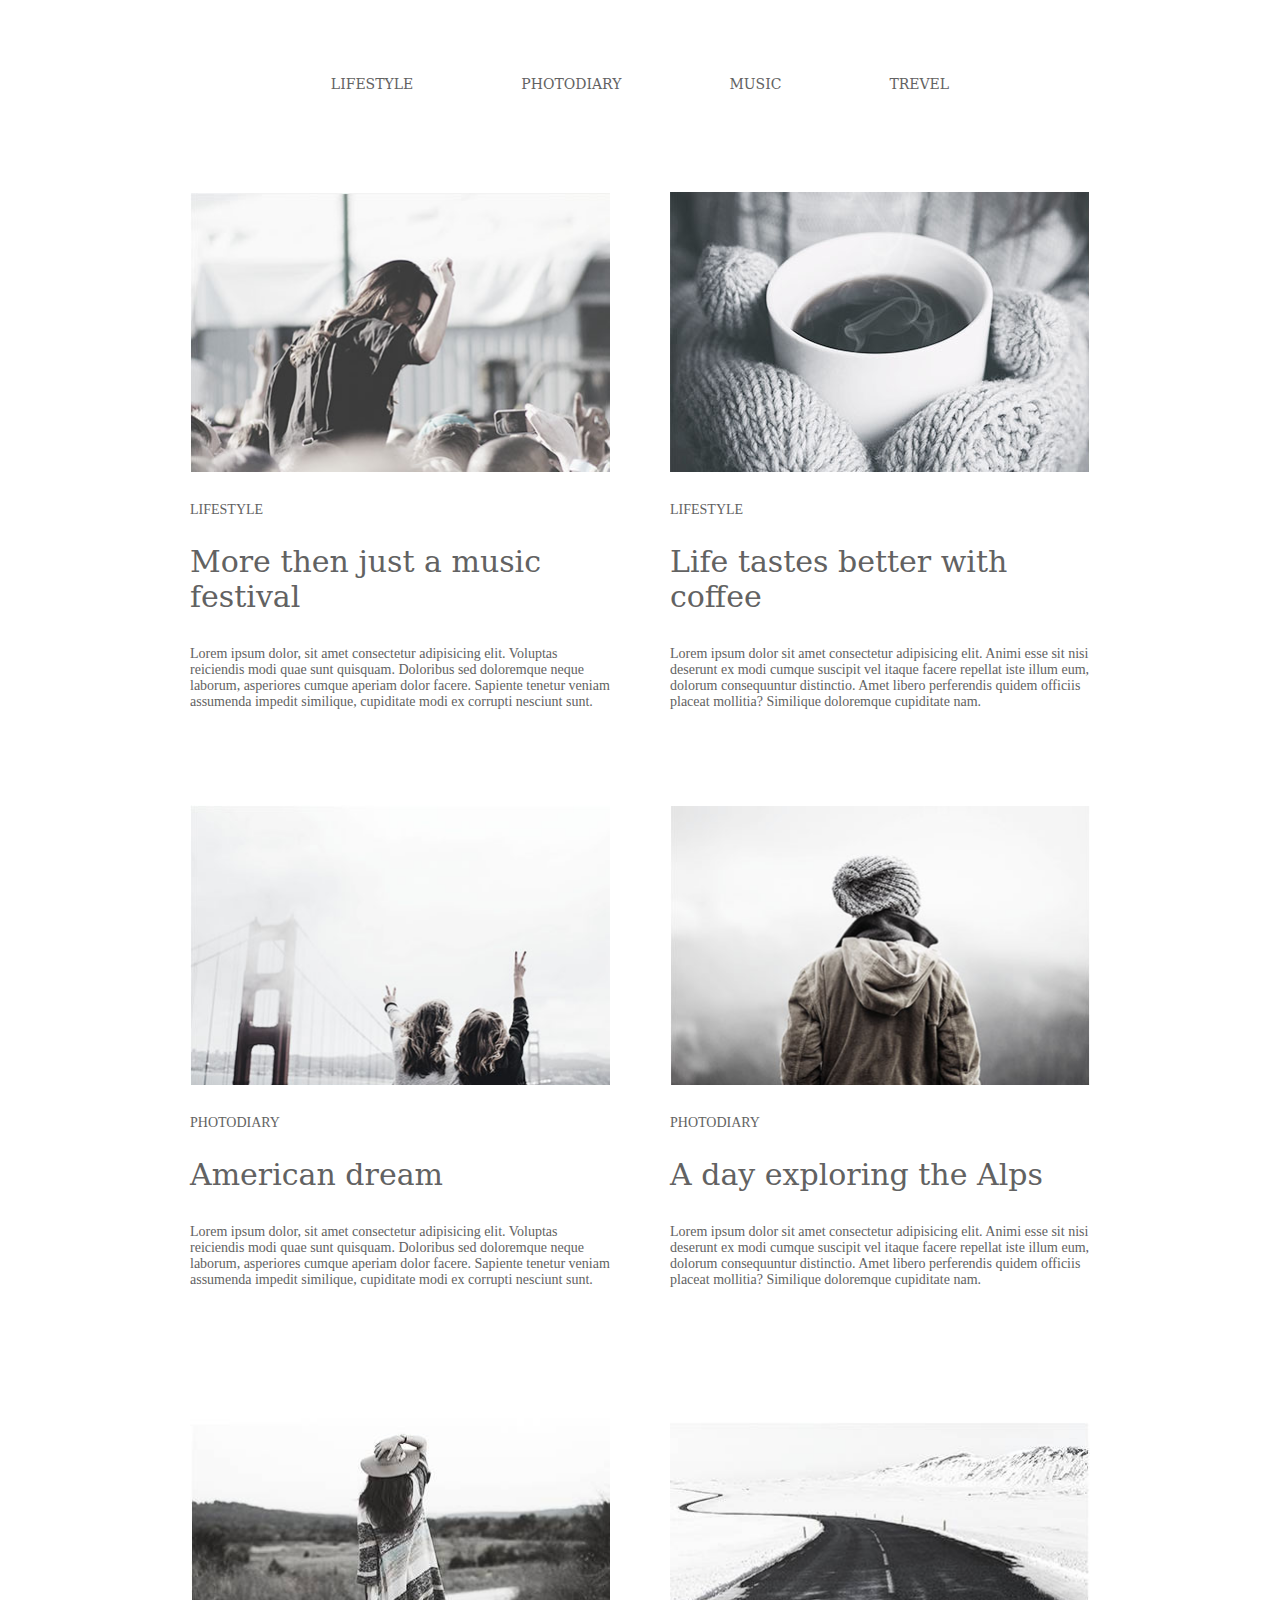
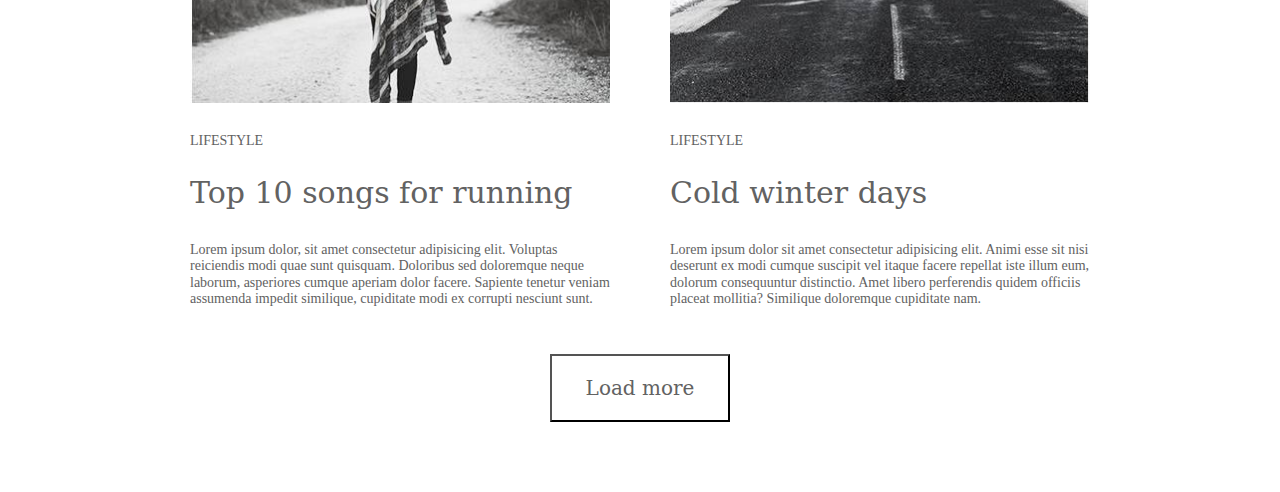
<file: goit-fe-course/html-css/module 3/index.html>
<!DOCTYPE html>
<html lang="en">
<head>
    <meta charset="UTF-8">
    <meta name="viewport" content="width=device-width, initial-scale=1.0">
    <meta http-equiv="X-UA-Compatible" content="ie=edge">
    <link rel="stylesheet" href="./css/normalize.css">
    <link rel="stylesheet" href="./css/styles.css">
    <title>Module-1</title>
</head>
<body>
    <header class="container">
        <nav class="page_nav">
            <ul class="site_nav">
                <li><a href="#">lifestyle</a></li>
                <li><a href="#">photodiary</a></li>
                <li><a href="#">music</a></li>
                <li><a href="#">trevel</a></li>
            </ul> 
        </nav>  
    </header>
    <main class="container">
        <section class="features_list">
            <article class="features_list-item">
                <img class="picture"
                src="./img/koncert.jpg"
                width="420" height="280"
                alt="fun">
                <p class="text_description">Lifestyle</p>
                <h2>More then just a music festival</h2>
                <p class="text">Lorem ipsum dolor, sit amet consectetur adipisicing elit. Voluptas reiciendis modi quae sunt quisquam. Doloribus sed doloremque neque laborum, asperiores cumque aperiam dolor facere. Sapiente tenetur veniam assumenda impedit similique, cupiditate modi ex corrupti nesciunt sunt.</p>
            </article> 
            <article class="features_list-item">   
                <img class="picture"
                src="./img/chashka.jpg"
                width="420" height="280"
                alt="cup of coffee">
                <p class="text_description">Lifestyle</p>
                <h2>Life tastes better with coffee</h2>
                <p class="text">Lorem ipsum dolor sit amet consectetur adipisicing elit. Animi esse sit nisi deserunt ex modi cumque suscipit vel itaque facere repellat iste illum eum, dolorum consequuntur distinctio. Amet libero perferendis quidem officiis placeat mollitia? Similique doloremque cupiditate nam.</p>
            </article> 
            <article class="features_list-item">
                <img class="picture"
                src="./img/most.jpg"
                width="420" height="280"
                alt="bridge">
                <p class="text_description">Photodiary</p>
                <h2>American dream</h2>
                <p class="text">Lorem ipsum dolor, sit amet consectetur adipisicing elit. Voluptas reiciendis modi quae sunt quisquam. Doloribus sed doloremque neque laborum, asperiores cumque aperiam dolor facere. Sapiente tenetur veniam assumenda impedit similique, cupiditate modi ex corrupti nesciunt sunt.</p>
            </article> 
            <article class="features_list-item">
                <img class="picture"
                src="./img/chelovek.jpg"
                width="420" height="280"
                alt="human">
                <p class="text_description">Photodiary</p>
                <h2>A day exploring the Alps</h2>
                <p class="text">Lorem ipsum dolor sit amet consectetur adipisicing elit. Animi esse sit nisi deserunt ex modi cumque suscipit vel itaque facere repellat iste illum eum, dolorum consequuntur distinctio. Amet libero perferendis quidem officiis placeat mollitia? Similique doloremque cupiditate nam.</p>
             </article>
             <article class="features_list-item">
                <img class="picture"
                src="./img/devushka.jpg"
                width="420" height="280"
                alt="girl">
                <p class="text_description">Lifestyle</p>
                <h2>Top 10 songs for running</h2>
                <p class="text">Lorem ipsum dolor, sit amet consectetur adipisicing elit. Voluptas reiciendis modi quae sunt quisquam. Doloribus sed doloremque neque laborum, asperiores cumque aperiam dolor facere. Sapiente tenetur veniam assumenda impedit similique, cupiditate modi ex corrupti nesciunt sunt.</p>
            </article> 
            <article class="features_list-item">
                <img class="picture"
                src="./img/doroga.jpg"
                width="420" height="280"
                alt="road">
                <p class="text_description">Lifestyle</p>
                <h2>Cold winter days</h2>
                <p class="text">Lorem ipsum dolor sit amet consectetur adipisicing elit. Animi esse sit nisi deserunt ex modi cumque suscipit vel itaque facere repellat iste illum eum, dolorum consequuntur distinctio. Amet libero perferendis quidem officiis placeat mollitia? Similique doloremque cupiditate nam.</p>
            </article>
            <div class="button_container">
                <button class="load_button">Load more</button>
            </div>    
        </section>
    </main>
</body>
</html>
</file>
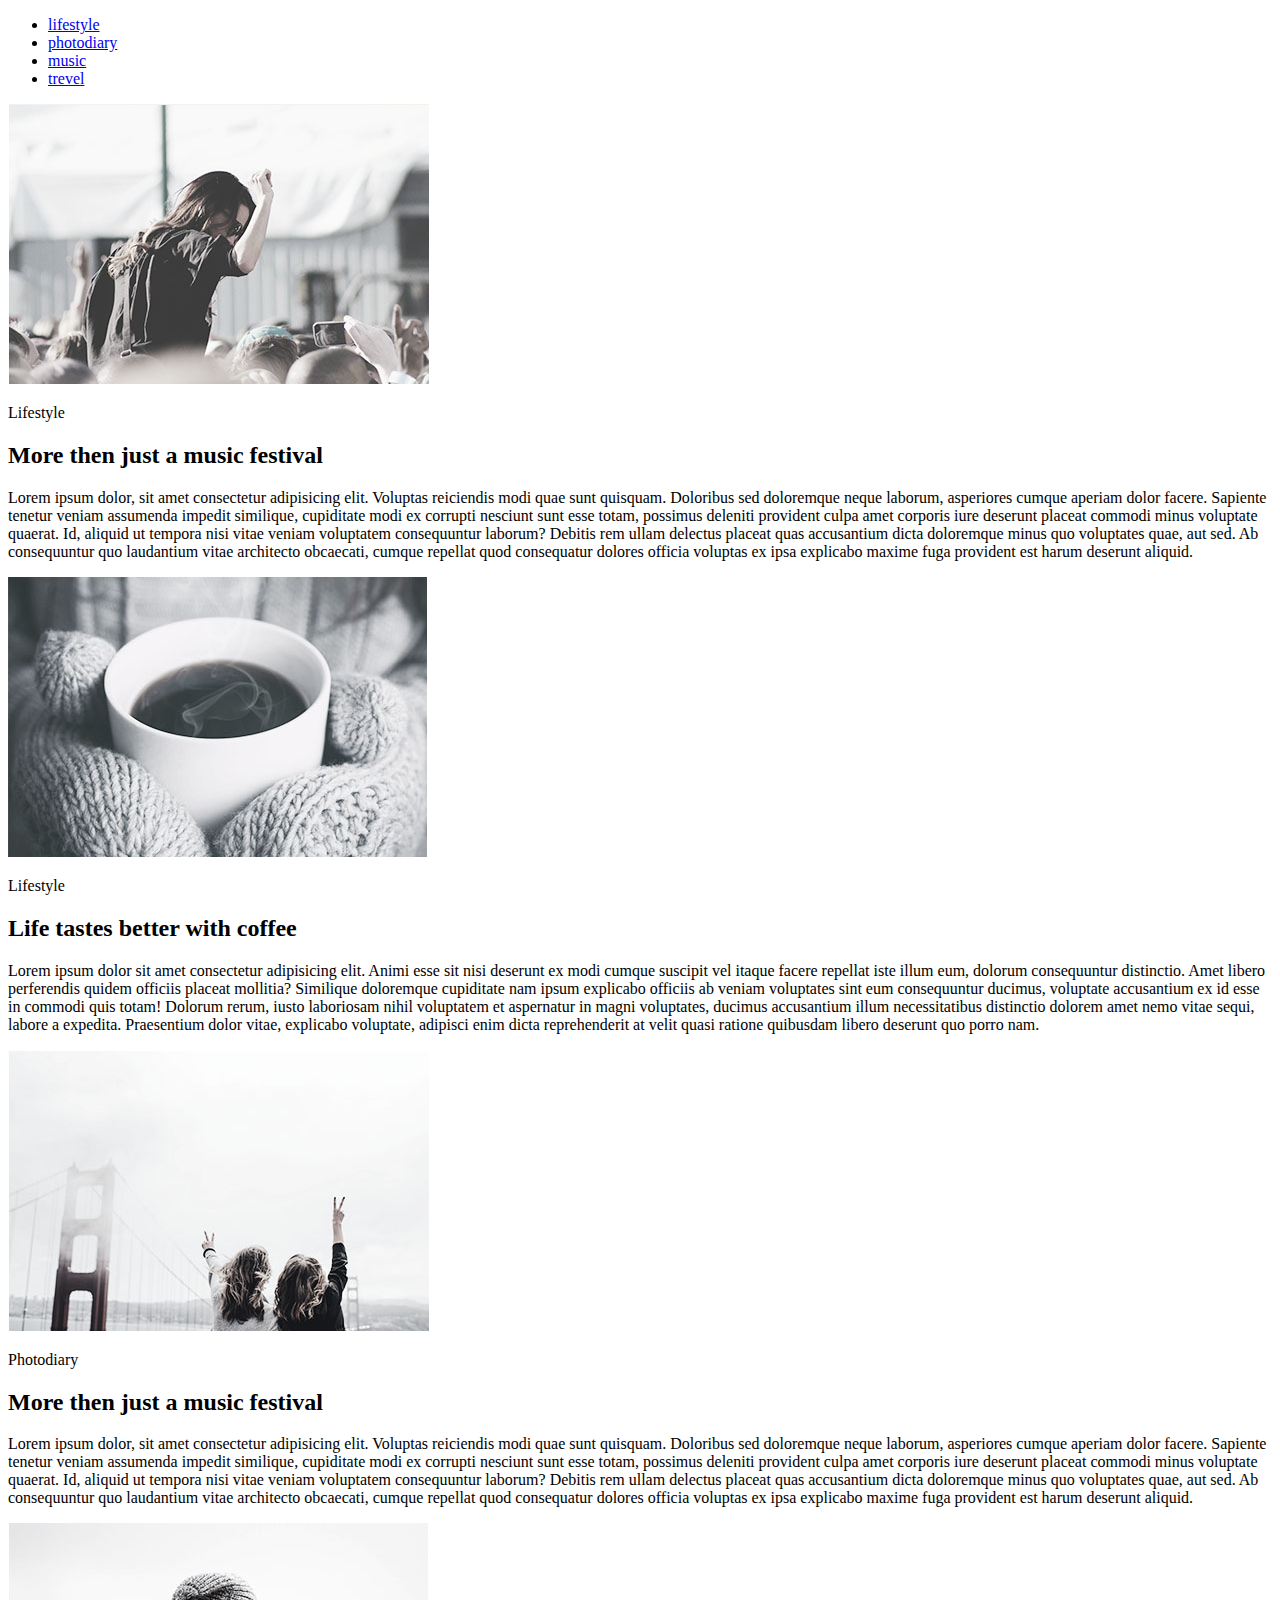
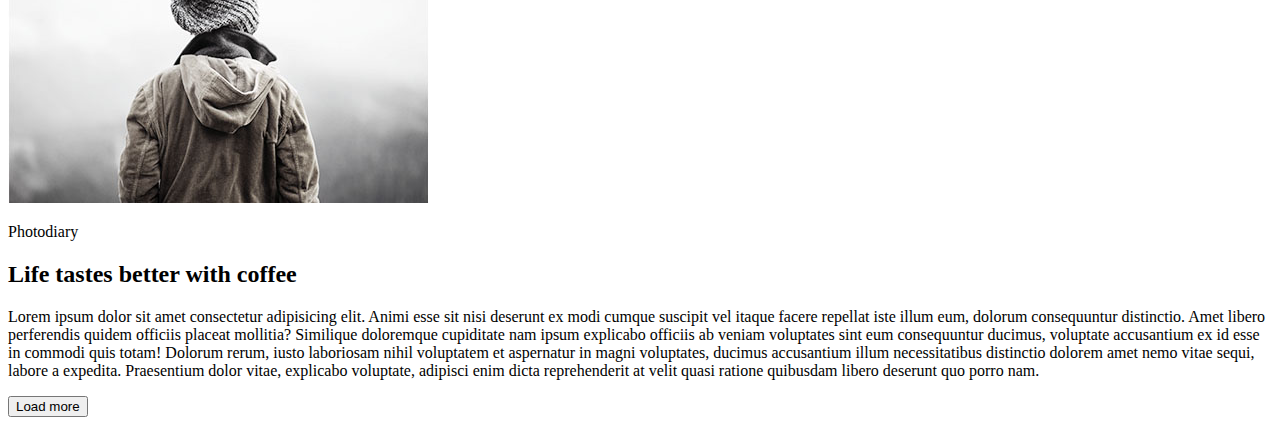
<file: goit-fe-course/html-css/module-1-2/index.html>
<!DOCTYPE html>
<html lang="en">
<head>
    <meta charset="UTF-8">
    <meta name="viewport" content="width=device-width, initial-scale=1.0">
    <meta http-equiv="X-UA-Compatible" content="ie=edge">
    <title>Module-1</title>
</head>
<body>
    <header>
        <nav>
            <ul>
                <li><a href="#">lifestyle</a></li>
                <li><a href="#">photodiary</a></li>
                <li><a href="#">music</a></li>
                <li><a href="#">trevel</a></li>
            </ul> 
        </nav>  
    </header>
    <main>
        <section>
            <article>
                <img 
                src="./img/koncert.jpg"
                alt="fun">
                <p>Lifestyle</p>
                <h2>More then just a music festival</h2>
                <p>Lorem ipsum dolor, sit amet consectetur adipisicing elit. Voluptas reiciendis modi quae sunt quisquam. Doloribus sed doloremque neque laborum, asperiores cumque aperiam dolor facere. Sapiente tenetur veniam assumenda impedit similique, cupiditate modi ex corrupti nesciunt sunt esse totam, possimus deleniti provident culpa amet corporis iure deserunt placeat commodi minus voluptate quaerat. Id, aliquid ut tempora nisi vitae veniam voluptatem consequuntur laborum? Debitis rem ullam delectus placeat quas accusantium dicta doloremque minus quo voluptates quae, aut sed. Ab consequuntur quo laudantium vitae architecto obcaecati, cumque repellat quod consequatur dolores officia voluptas ex ipsa explicabo maxime fuga provident est harum deserunt aliquid.</p>
            </article> 
            <article>   
                <img
                src="./img/chashka.jpg"
                alt="cup of coffee">
                <p>Lifestyle</p>
                <h2>Life tastes better with coffee</h2>
                <p>Lorem ipsum dolor sit amet consectetur adipisicing elit. Animi esse sit nisi deserunt ex modi cumque suscipit vel itaque facere repellat iste illum eum, dolorum consequuntur distinctio. Amet libero perferendis quidem officiis placeat mollitia? Similique doloremque cupiditate nam ipsum explicabo officiis ab veniam voluptates sint eum consequuntur ducimus, voluptate accusantium ex id esse in commodi quis totam! Dolorum rerum, iusto laboriosam nihil voluptatem et aspernatur in magni voluptates, ducimus accusantium illum necessitatibus distinctio dolorem amet nemo vitae sequi, labore a expedita. Praesentium dolor vitae, explicabo voluptate, adipisci enim dicta reprehenderit at velit quasi ratione quibusdam libero deserunt quo porro nam.</p>
            </article> 
            <article>
                <img 
                src="./img/most.jpg"
                alt="bridge">
                <p>Photodiary</p>
                <h2>More then just a music festival</h2>
                <p>Lorem ipsum dolor, sit amet consectetur adipisicing elit. Voluptas reiciendis modi quae sunt quisquam. Doloribus sed doloremque neque laborum, asperiores cumque aperiam dolor facere. Sapiente tenetur veniam assumenda impedit similique, cupiditate modi ex corrupti nesciunt sunt esse totam, possimus deleniti provident culpa amet corporis iure deserunt placeat commodi minus voluptate quaerat. Id, aliquid ut tempora nisi vitae veniam voluptatem consequuntur laborum? Debitis rem ullam delectus placeat quas accusantium dicta doloremque minus quo voluptates quae, aut sed. Ab consequuntur quo laudantium vitae architecto obcaecati, cumque repellat quod consequatur dolores officia voluptas ex ipsa explicabo maxime fuga provident est harum deserunt aliquid.</p>
            </article> 
            <article>
                <img
                src="./img/chelovek.jpg"
                alt="human">
                <p>Photodiary</p>
                <h2>Life tastes better with coffee</h2>
                <p>Lorem ipsum dolor sit amet consectetur adipisicing elit. Animi esse sit nisi deserunt ex modi cumque suscipit vel itaque facere repellat iste illum eum, dolorum consequuntur distinctio. Amet libero perferendis quidem officiis placeat mollitia? Similique doloremque cupiditate nam ipsum explicabo officiis ab veniam voluptates sint eum consequuntur ducimus, voluptate accusantium ex id esse in commodi quis totam! Dolorum rerum, iusto laboriosam nihil voluptatem et aspernatur in magni voluptates, ducimus accusantium illum necessitatibus distinctio dolorem amet nemo vitae sequi, labore a expedita. Praesentium dolor vitae, explicabo voluptate, adipisci enim dicta reprehenderit at velit quasi ratione quibusdam libero deserunt quo porro nam.</p>
             </article>
             <button>Load more</button>
        </section>
    </main>
</body>
</html>
</file>
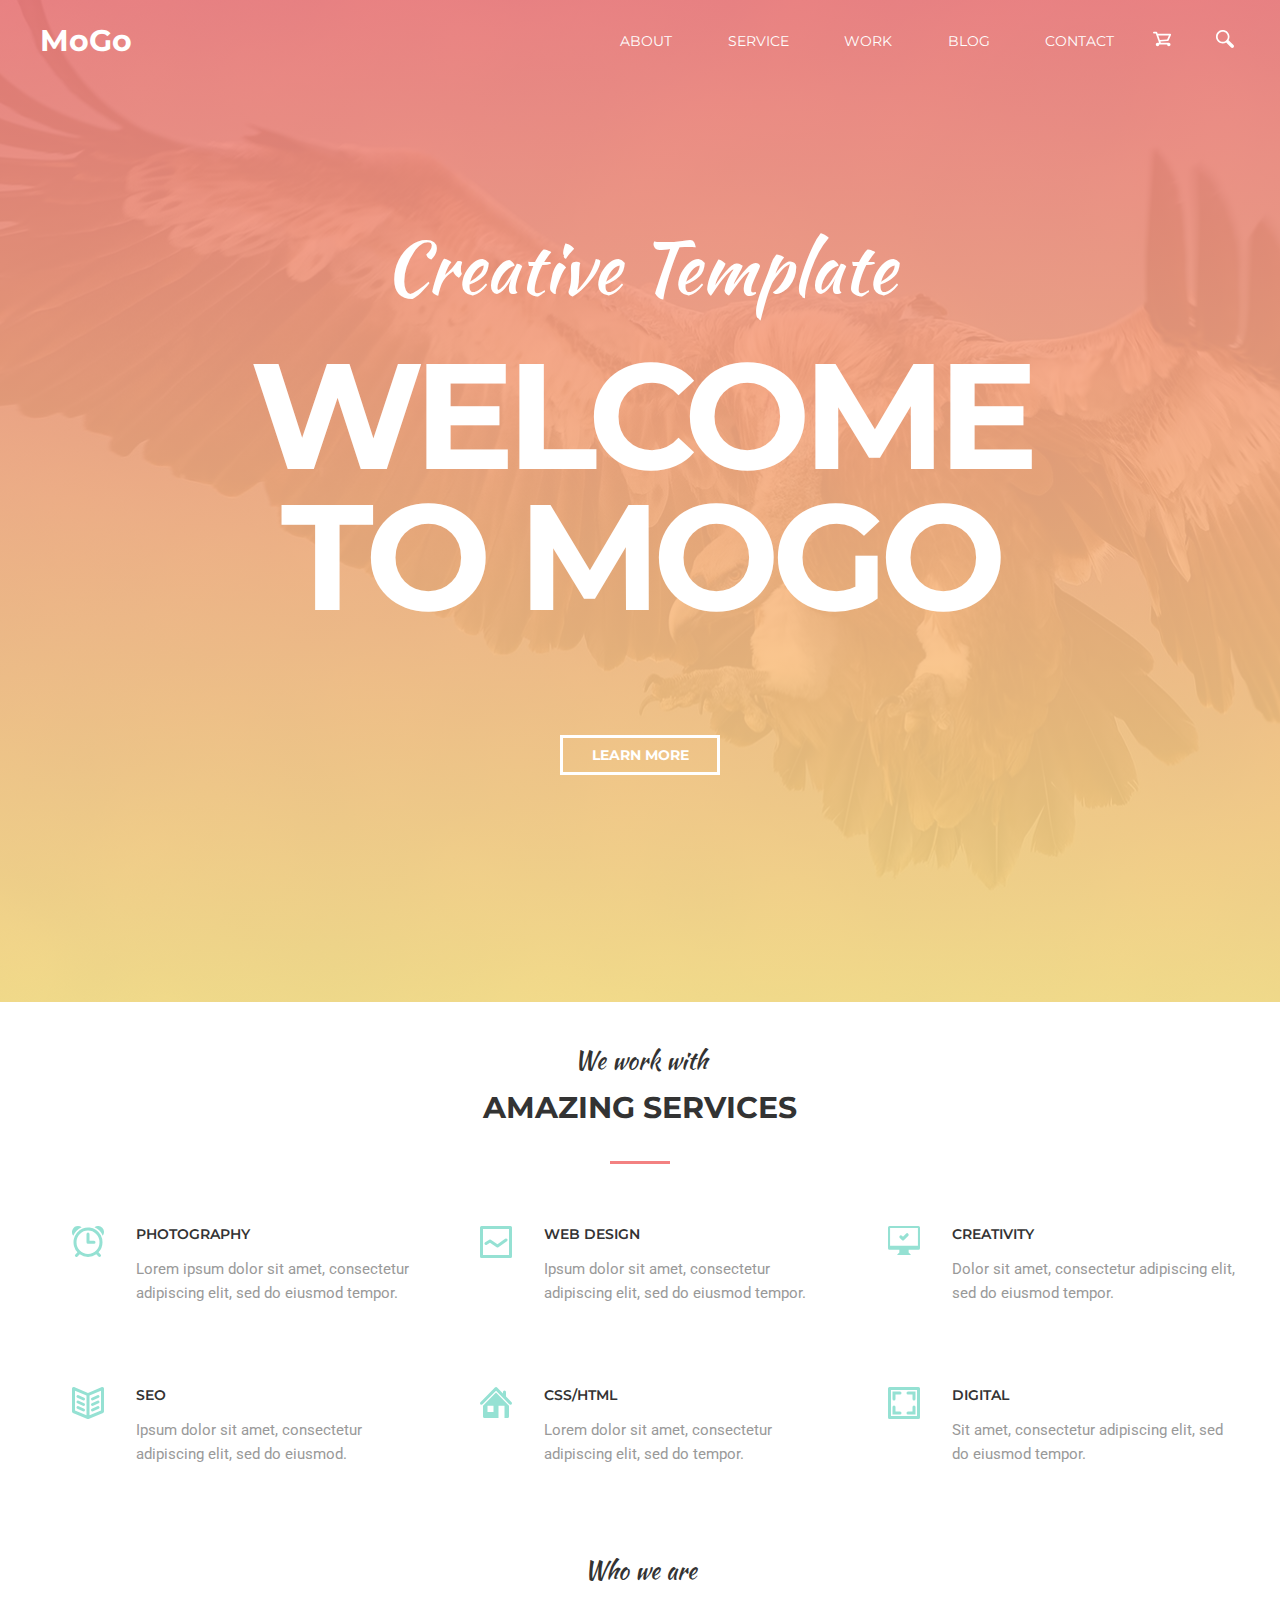
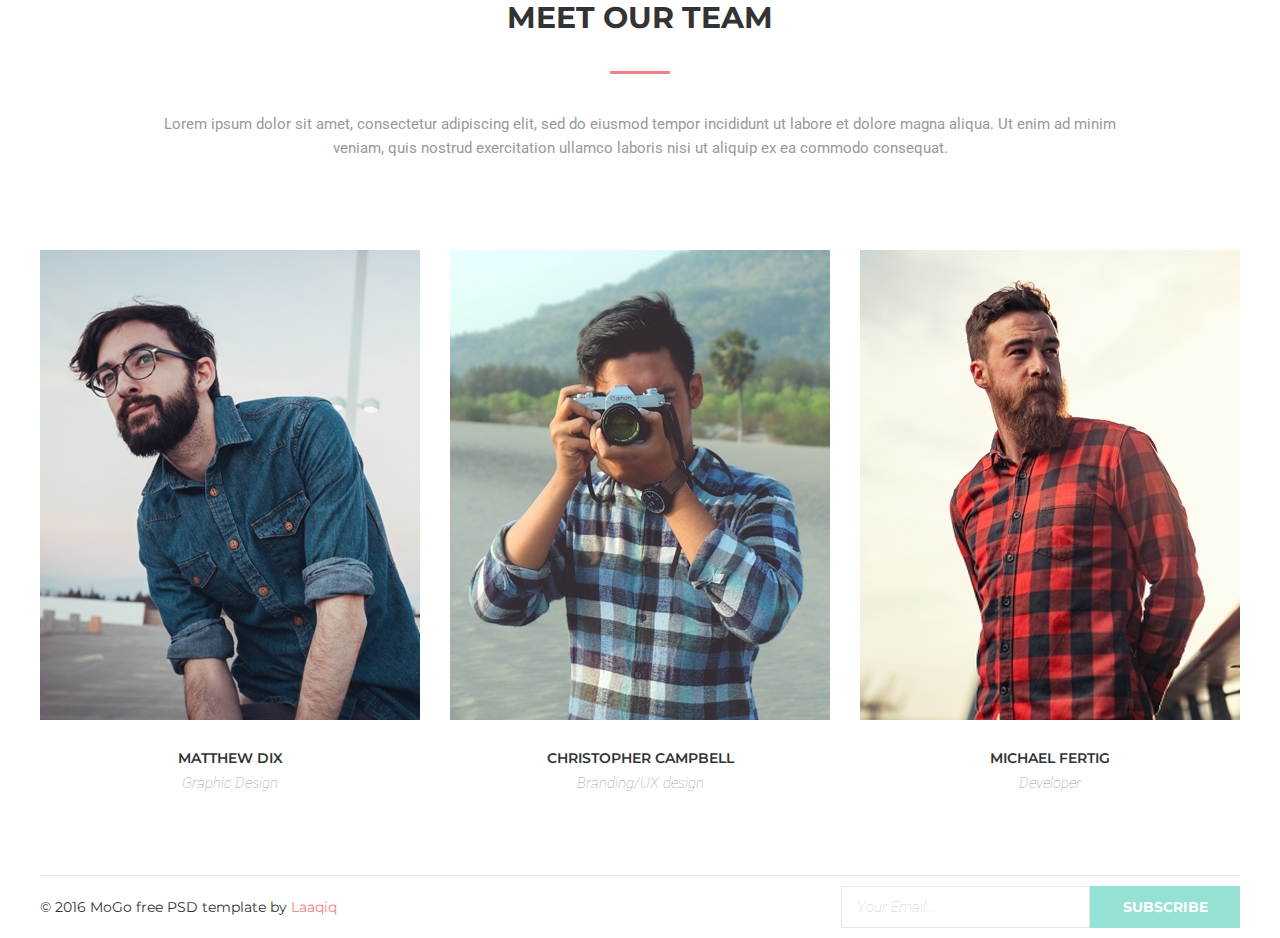
<file: goit-fe-course/html-css/module-10/index.html>
<!DOCTYPE html>
<html lang="en">

<head>
    <meta charset="UTF-8">
    <meta name="viewport" content="width=device-width, initial-scale=1.0">
    <meta http-equiv="X-UA-Compatible" content="ie=edge">
    <title>Home work 10</title>
    <link rel="stylesheet" href="css/normalize.css">
    <link rel="stylesheet" href="css/style.css">
    <link href="https://fonts.googleapis.com/css?family=Kaushan+Script|Montserrat:400,600,500,700|Roboto:100i,300i,400"
        rel="stylesheet">
</head>

<body>
    <header class="header">
        <nav class="nav">
            <a class="nav__logo" href="#">MoGo</a>
            <div class="nav__menu">
                <ul class="menu">
                    <li class="menu__item">
                        <a class="menu__link" href="#">About</a>
                    </li>
                    <li class="menu__item">
                        <a class="menu__link" href="#">service</a>
                    </li>
                    <li class="menu__item">
                        <a class="menu__link" href="#">work</a>
                    </li>
                    <li class="menu__item">
                        <a class="menu__link" href="#">blog</a>
                    </li>
                    <li class="menu__item">
                        <a class="menu__link" href="#">contact</a>
                    </li>
                </ul>
                <button>
                    <svg class="nav__icon">
                        <use href="img/icons/sprite.svg#SHOPPING-CART" />
                    </svg>
                </button>
                <button>
                    <svg class="nav__icon">
                        <use href="img/icons/sprite.svg#MAGNIFYING-GLASS" />
                    </svg>
                </button>
            </div>
        </nav>
        <h2 class="header__title">Creative Template</h2>
        <h1 class="header__subtitle">Welcome to MOGO</h1>
        <button class="header__button">Learn more</button>
    </header>
    <main class="main-container">
        <!-- Amazing Services Section -->
        <section class="service">
            <h3 class="service__title">We work with</h3>
            <h2 class="service__subtitle">Amazing Services</h2>
            <ul class="service__list">
                <li class="service__item icon-clock">
                    <h4 class="service__item-title">Photography</h4>
                    <p class="service__item-subtitle">Lorem ipsum dolor sit amet, consectetur adipiscing elit, sed do
                        eiusmod tempor.</p>
                </li>
                <li class="service__item icon-pic">
                    <h4 class="service__item-title">Web Design</h4>
                    <p class="service__item-subtitle">Ipsum dolor sit amet, consectetur adipiscing elit, sed do eiusmod
                        tempor.</p>
                </li>
                <li class="service__item icon-comp">
                    <h4 class="service__item-title">Creativity</h4>
                    <p class="service__item-subtitle">Dolor sit amet, consectetur adipiscing elit, sed do eiusmod
                        tempor.</p>
                </li>
                <li class="service__item icon-book">
                    <h4 class="service__item-title">seo</h4>
                    <p class="service__item-subtitle">Ipsum dolor sit amet, consectetur adipiscing elit, sed do
                        eiusmod.</p>
                </li>
                <li class="service__item icon-house">
                    <h4 class="service__item-title">Css/Html</h4>
                    <p class="service__item-subtitle">Lorem dolor sit amet, consectetur adipiscing elit, sed do tempor.</p>
                </li>
                <li class="service__item icon-qrcode">
                    <h4 class="service__item-title">digital</h4>
                    <p class="service__item-subtitle">Sit amet, consectetur adipiscing elit, sed do eiusmod tempor.</p>
                </li>
            </ul>
        </section>
        <section class="team">
            <h3 class="team__title">Who we are</h3>
            <h2 class="team__subtitle">Meet our team</h2>
            <p class="team__text">Lorem ipsum dolor sit amet, consectetur adipiscing elit, sed do eiusmod tempor
                incididunt ut labore et
                dolore
                magna aliqua. Ut enim ad minim veniam, quis nostrud exercitation ullamco laboris nisi ut aliquip ex ea
                commodo
                consequat. </p>
            <ul class="team__list">
                <!-- Matthew Dix -->
                <li class="team__item">
                    <div class="card-team">
                        <picture class="card-team__img">
                            <source srcset="img/layer-16.jpg,
                                            img/Layer_16@2x 2x">
                            <img srcset="img/layer-16.jpg" alt="Matthew Dix">
                        </picture>
                        <div class="card-team__social">
                            <ul class="card-team__list">
                                <li class="card-team__item">
                                    <button class="card-team__btn">
                                        <svg class="social-icon">
                                            <use href="img/icons/sprite.svg#facebook" />
                                        </svg>
                                    </button>
                                </li>
                                <li class="card-team__item">
                                    <button class="card-team__btn">
                                        <svg class="social-icon">
                                            <use href="img/icons/sprite.svg#twitter" />
                                        </svg>
                                    </button>
                                </li>
                                <li class="card-team__item">
                                    <button class="card-team__btn">
                                        <svg class="social-icon">
                                            <use href="img/icons/sprite.svg#pinterest" />
                                        </svg>
                                    </button>
                                </li>
                                <li class="card-team__item">
                                    <button class="card-team__btn">
                                        <svg class="social-icon">
                                            <use href="img/icons/sprite.svg#instagram" />
                                        </svg>
                                    </button>
                                </li>
                            </ul>
                            <div class="card-team__overlay"></div>
                        </div>
                    </div>
                    <h4 class="card-team__title">Matthew Dix</h4>
                    <p class="card-team__subtitle">Graphic Design</p>
                </li>
                <!-- Christopher Campbell -->
                <li class="team__item">
                    <div class="card-team">
                        <picture class="card-team__img">
                            <source srcset="img/layer-19.jpg,
                                                img/Layer_19@2x 2x">
                            <img srcset="img/layer-19.jpg" alt="Christopher Campbell">
                        </picture>
                        <div class="card-team__social">
                            <ul class="card-team__list">
                                <li class="card-team__item">
                                    <button class="card-team__btn">
                                        <svg class="social-icon">
                                            <use href="img/icons/sprite.svg#facebook" />
                                        </svg>
                                    </button>
                                </li>
                                <li class="card-team__item">
                                    <button class="card-team__btn">
                                        <svg class="social-icon">
                                            <use href="img/icons/sprite.svg#twitter" />
                                        </svg>
                                    </button>
                                </li>
                                <li class="card-team__item">
                                    <button class="card-team__btn">
                                        <svg class="social-icon">
                                            <use href="img/icons/sprite.svg#pinterest" />
                                        </svg>
                                    </button>
                                </li>
                                <li class="card-team__item">
                                    <button class="card-team__btn">
                                        <svg class="social-icon">
                                            <use href="img/icons/sprite.svg#instagram" />
                                        </svg>
                                    </button>
                                </li>
                            </ul>
                            <div class="card-team__overlay"></div>
                        </div>
                    </div>
                    <h4 class="card-team__title">Christopher Campbell</h4>
                    <p class="card-team__subtitle">Branding/UX design</p>
                </li>
                <!-- Michael Fertig -->
                <li class="team__item">
                    <div class="card-team">
                        <picture class="card-team__img">
                            <source srcset="img/layer-18.jpg,
                                                    img/Layer_18@2x 2x">
                            <img srcset="img/layer-18.jpg" alt="Michael Fertig">
                        </picture>
                        <div class="card-team__social">
                            <ul class="card-team__list">
                                <li class="card-team__item">
                                    <button class="card-team__btn">
                                        <svg class="social-icon">
                                            <use href="img/icons/sprite.svg#facebook" />
                                        </svg>
                                    </button>
                                </li>
                                <li class="card-team__item">
                                    <button class="card-team__btn">
                                        <svg class="social-icon">
                                            <use href="img/icons/sprite.svg#twitter" />
                                        </svg>
                                    </button>
                                </li>
                                <li class="card-team__item">
                                    <button class="card-team__btn">
                                        <svg class="social-icon">
                                            <use href="img/icons/sprite.svg#pinterest" />
                                        </svg>
                                    </button>
                                </li>
                                <li class="card-team__item">
                                    <button class="card-team__btn">
                                        <svg class="social-icon">
                                            <use href="img/icons/sprite.svg#instagram" />
                                        </svg>
                                    </button>
                                </li>
                            </ul>
                            <div class="card-team__overlay"></div>
                        </div>
                    </div>
                    <h4 class="card-team__title">Michael Fertig</h4>
                    <p class="card-team__subtitle">Developer</p>
                </li>
            </ul>
        </section>
    </main>
    <footer class="footer">
        <p class="copyright">© 2016 MoGo free PSD template by
            <a class="copyright__link" href="#">Laaqiq</a>
        </p>
        <form class="subscribe-form" action="#">
            <input class="subscribe-form__input" type="email" name="user_email" placeholder="Your Email..." required
                pattern="[a-z0-9._%+-]+@[a-z0-9.-]+\.[a-z]{2,4}$">
            <button class="subscribe-form__btn" type="submit">Subscribe</button>
        </form>
    </footer>
</body>

</html>
</file>
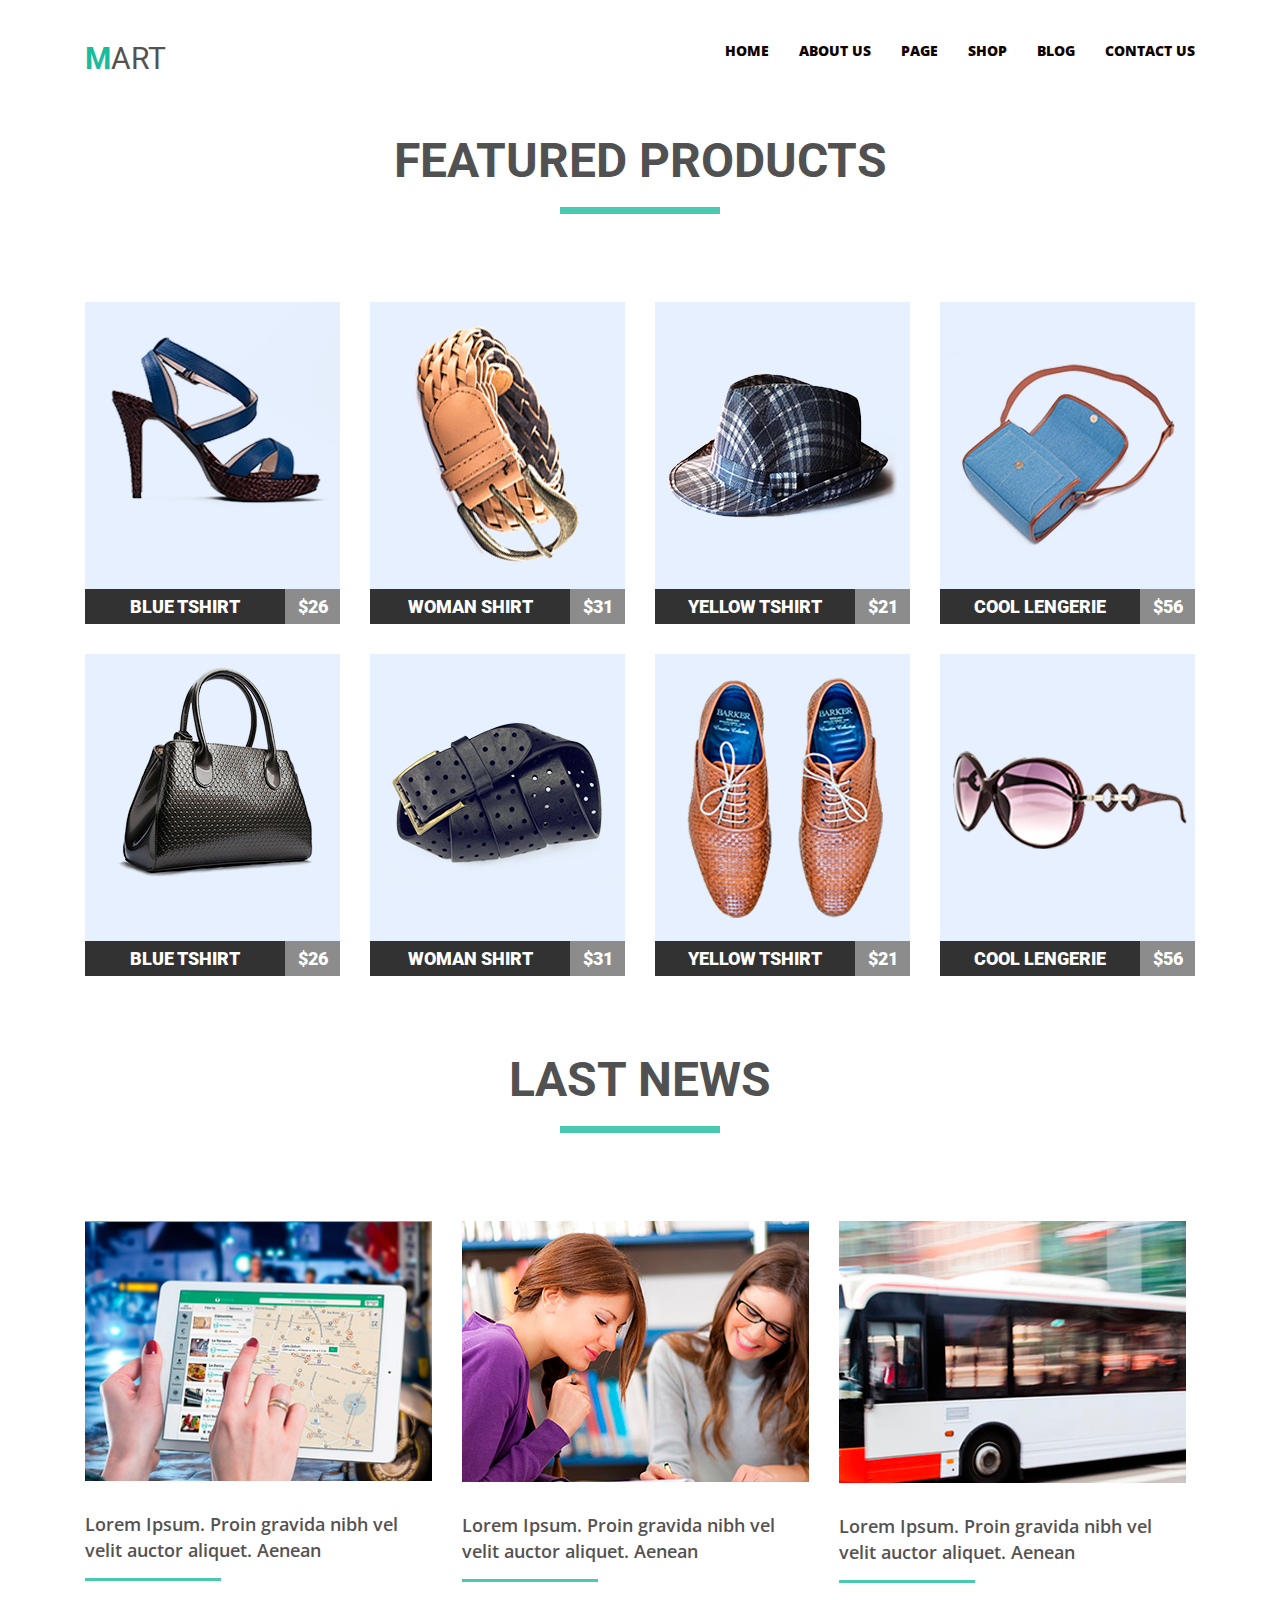
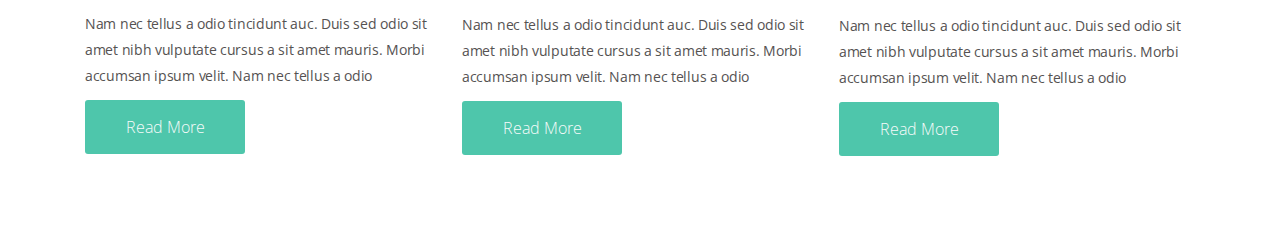
<file: goit-fe-course/html-css/module-4/index.html>
<!DOCTYPE html>
<html lang="en">

<head>
    <meta charset="UTF-8">
    <meta name="viewport" content="width=device-width, initial-scale=1.0">
    <meta http-equiv="X-UA-Compatible" content="ie=edge">
    <link rel="stylesheet" href="css/normalize.css">
    <link rel="stylesheet" href="css/styles.css">
    <title>Module-04</title>
</head>

<body>
    <div class="wrapper">
        <header class="page-header clearfix">
            <nav class="site-navigation clearfix">
                <a class="logo" href="index.html">Mart</a>
                <ul class="menu clearfix">
                    <li class="menu-item"><a class="menu-link" href="#">Home</a></li>
                    <li class="menu-item"><a class="menu-link" href="#">About Us</a></li>
                    <li class="menu-item"><a class="menu-link" href="#">Page</a></li>
                    <li class="menu-item"><a class="menu-link" href="#">Shop</a></li>
                    <li class="menu-item"><a class="menu-link" href="#">Blog</a></li>
                    <li class="menu-item"><a class="menu-link" href="#">Contact Us</a></li>
                </ul>
            </nav>
        </header>
        <main>
            <section class="goods">
            <h1 class="visually-hidden">Mart</h1>
                <h2 class="section-header">Featured products</h2>
                <ul class="featured-product-list clearfix">
                    <li class="product-item">
                        <img class="goods-img" src="img/1.png" alt="blue tshirt" width="255" height="322">
                        <div class="name-price">
                            <p class="name">Blue tshirt</p>
                            <p class="price">$26</p>
                        </div>                       
                    </li>
                    <li class="product-item">
                        <img class="goods-img" src="img/2.png" alt="woman shirt" width="255" height="322">
                        <div class="name-price">
                            <p class="name">woman shirt</p>
                            <p class="price">$31</p>
                        </div>
                    </li>
                    <li class="product-item">
                        <img class="goods-img" src="img/9.png" alt="yellow tshirt" width="255" height="322">
                        <div class="name-price">
                            <p class="name">yellow tshirt</p>
                            <p class="price">$21</p>
                        </div>
                    </li>
                    <li class="product-item">
                        <img class="goods-img" src="img/4.png" alt="cool lengerie" width="255" height="322">
                        <div class="name-price">
                            <p class="name">cool lengerie</p>
                            <p class="price">$56</p>
                        </div>
                    </li>
                    <li class="product-item">
                        <img class="goods-img" src="img/3.png" alt="blue tshirt" width="255" height="322">
                        <div class="name-price">
                            <p class="name">Blue tshirt</p>
                            <p class="price">$26</p>
                        </div>
                    </li>
                    <li class="product-item">
                        <img class="goods-img" src="img/5.png" alt="woman shirt" width="255" height="322">
                        <div class="name-price">
                            <p class="name">woman shirt</p>
                            <p class="price">$31</p>
                        </div>
                    </li>
                    <li class="product-item">
                        <img class="goods-img" src="img/6.png" alt="yellow tshirt" width="255" height="322">
                        <div class="name-price">
                            <p class="name">yellow tshirt</p>
                            <p class="price">$21</p>
                        </div>
                    </li>
                    <li class="product-item">
                        <img class="goods-img" src="img/8.png" alt="cool lengerie" width="255" height="322">
                        <div class="name-price">
                            <p class="name">cool lengerie</p>
                            <p class="price">$56</p>
                        </div>
                    </li>
                </ul>
            </section>
            <section class="last-news">
                <h2 class="section-header">Last news</h2>
                <ul class="news-list clearfix">
                    <li class="news-item">
                        <img class="img-news" src="img/ipad.png" alt="ipad" width="347" height="262">
                        <p class="news-title">Lorem Ipsum. Proin gravida nibh vel velit auctor aliquet. Aenean </p>
                        <p class="news-article">Nam nec tellus a odio tincidunt auc. Duis sed odio sit amet nibh vulputate cursus a sit amet mauris. Morbi accumsan ipsum velit. Nam nec tellus a odio tincidunt auctor a ornare </p>
                        <a href="#" class="news-button">Read more</a>
                    </li>
                    <li class="news-item">
                        <img class="img-news" src="img/girls.png" alt="girls" width="347" height="262">
                        <p class="news-title">Lorem Ipsum. Proin gravida nibh vel velit auctor aliquet. Aenean </p>
                        <p class="news-article">Nam nec tellus a odio tincidunt auc. Duis sed odio sit amet nibh vulputate cursus a sit amet mauris. Morbi accumsan ipsum velit. Nam nec tellus a odio tincidunt auctor a ornare </p>
                        <a href="#" class="news-button">Read more</a>
                    </li>
                    <li class="news-item">
                        <img class="img-news" src="img/bus.png" alt="bus" width="347" height="262">
                        <p class="news-title">Lorem Ipsum. Proin gravida nibh vel velit auctor aliquet. Aenean </p>
                        <p class="news-article">Nam nec tellus a odio tincidunt auc. Duis sed odio sit amet nibh vulputate cursus a sit amet mauris. Morbi accumsan ipsum velit. Nam nec tellus a odio tincidunt auctor a ornare </p>
                        <a href="#" class="news-button">Read more</a>
                    </li>
                </ul>
            </section>
        </main>
    </div>
</body>

</html>
</file>
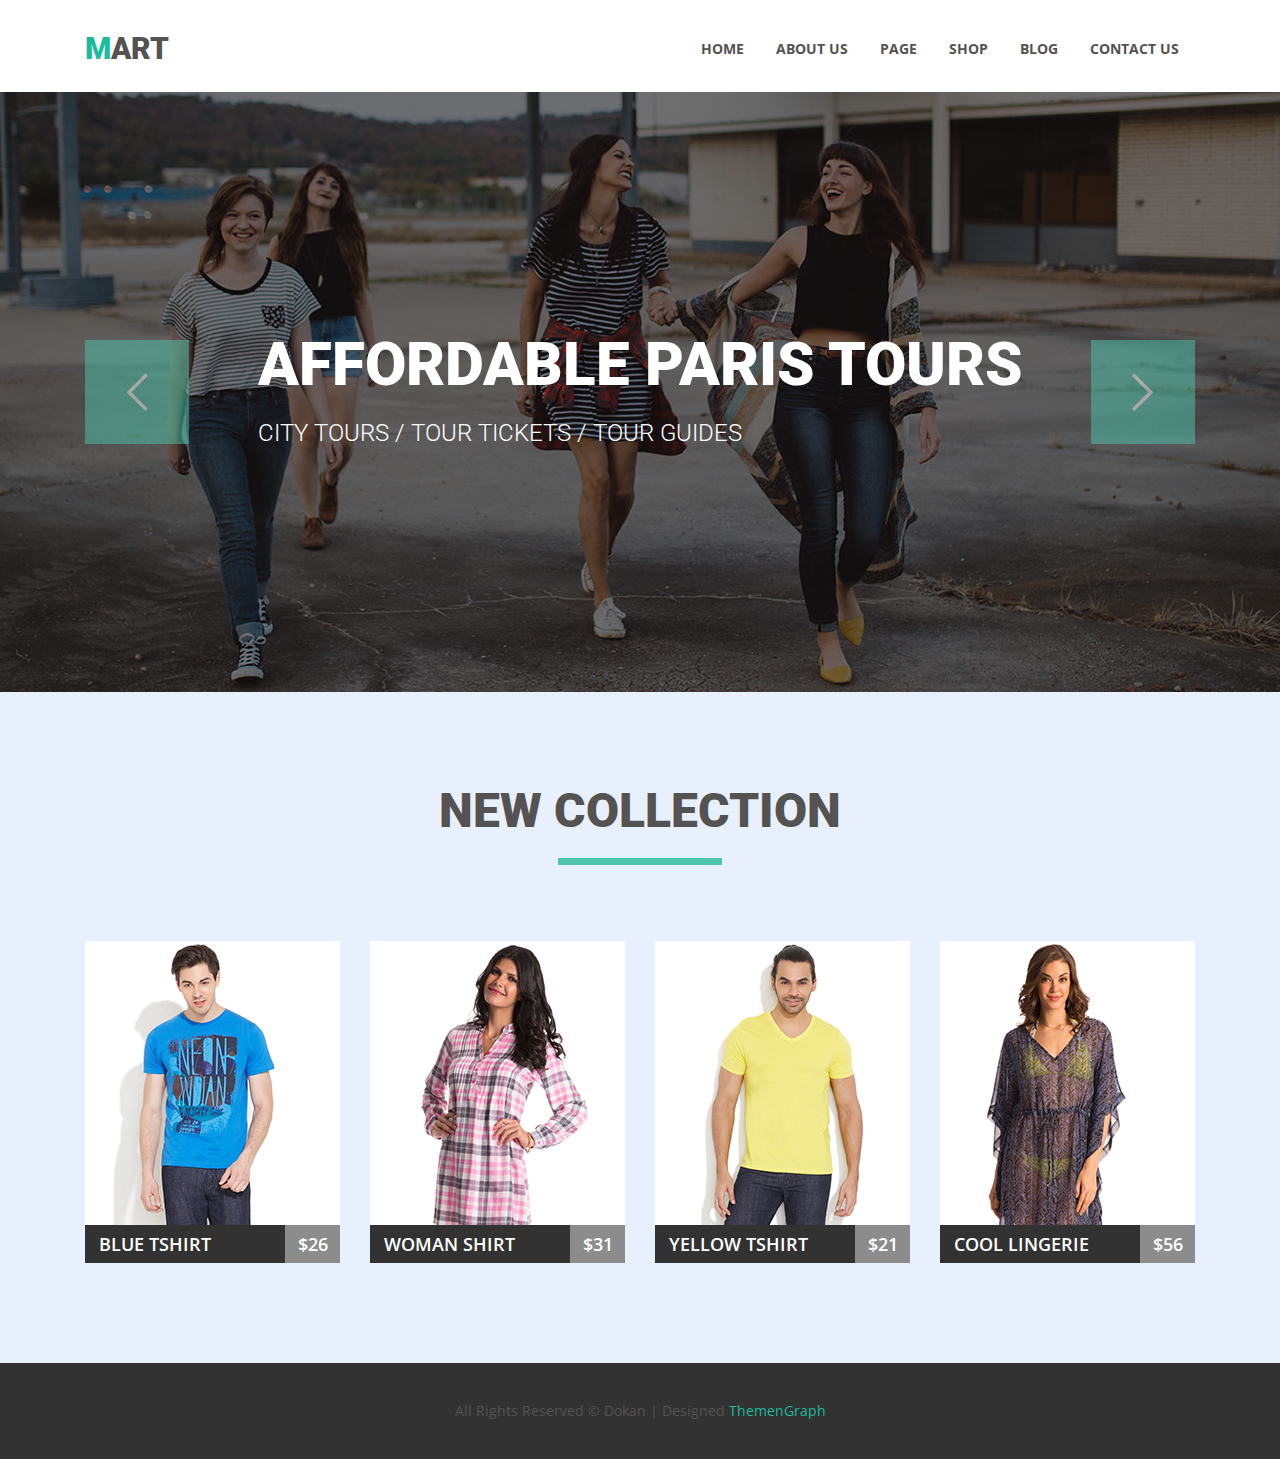
<file: goit-fe-course/html-css/module-5/index.html>
<!DOCTYPE html>
<html lang="en">
<head>
    <meta charset="UTF-8">
    <meta name="viewport" content="width=device-width, initial-scale=1.0">
    <meta http-equiv="X-UA-Compatible" content="ie=edge">
    <title>Document</title>
    <link href="https://fonts.googleapis.com/css?family=Roboto:400,900" rel="stylesheet">
    <link href="https://fonts.googleapis.com/css?family=Open+Sans:300,400,600,700" rel="stylesheet">
    <link rel="stylesheet" href="css/normalize.css">
    <link rel="stylesheet" href="css/styles.css">
</head>
<body>
    <header class="container">
        <nav class="menu-wrapper clearfix">
            <a class="logo" href="#">Mart</a>
            <ul class="nav-menu" >
                <li class="item"><a href="#">Home</a></li>
                <li class="item"><a href="#">About us</a></li>
                <li class="item"><a href="#">Page</a></li>
                <li class="item"><a href="#">Shop</a></li>
                <li class="item"><a href="#">Blog</a></li>
                <li class="item"><a href="#">Contact us</a></li>
            </ul>
        </nav>
    </header>
    <main>
        <section class="slider">                        
            <h1 class="visually-hidden">Best shop of the world</h1>
            <div class="container slider-title">
                <button class="button slider-l"></button>
                <button class="button slider-r"></button>      
                <div class="slider-text">
                    <p class="slider-text-p">affordable paris tours</p>
                    <p class="slider-text-p1">city tours / tour tickets / tour guides</p>
                </div> 
            </div>     
        </section>
        <section class="features">
            <div class="container features-wrapper">
                <h2 class="first-title">New collection</h2>            
                <ul class="features-list clearfix">
                    <li class="features-list-item">
                        <img class="img-prod" src="img/category-2.png" width="255" height="322" alt="product1">                    
                        <div class="features-list-descr clearfix">
                            <p class="features-list-name">Blue Tshirt</p>
                            <p class="features-list-price">$26</p>
                        </div>                        
                        <div class="wrapper-icons">
                            <ul class="list-icons clearfix">
                                <li> 
                                    <a class="icon-heart" href="#"><span class="visually-hidden">heart</span></a>
                                </li>
                                <li>
                                    <a class="icon-arrows" href="#"><span class="visually-hidden">arrows</span></a>
                                </li>
                                <li>
                                    <a class="icon-clock" href="#"><span class="visually-hidden">clock</span></a>
                                </li>
                                <li>
                                    <a class="button basket" href="#"><span class="visually-hidden">add to cart</span></a>
                                </li>
                            </ul> 
                            
                        </div>
                    </li>
                    <li class="features-list-item">
                        <img src="img/category-1.png" width="255" height="322" alt="product2">
                        <div class="features-list-descr clearfix">
                            <p class="features-list-name">WOMAN shirt</p>
                            <p class="features-list-price">$31</p>
                        </div>
                        <div class="wrapper-icons">
                            <div class="icons">
                                <ul class="list-icons clearfix">
                                    <li> 
                                        <a class="icon-heart" href="#"><span class="visually-hidden">heart</span></a>
                                    </li>
                                    <li>
                                        <a class="icon-arrows" href="#"><span class="visually-hidden">arrows</span></a>
                                    </li>
                                    <li>
                                        <a class="icon-clock" href="#"><span class="visually-hidden">clock</span></a>
                                    </li>
                                    <li>
                                        <a class="button basket" href="#"><span class="visually-hidden">add to cart</span></a>
                                    </li>
                                </ul> 
                            </div>
                        </div>
                    </li>
                    <li class="features-list-item">
                        <img src="img/category-4.png" width="255" height="322" alt="product3">
                        <div class="features-list-descr clearfix">
                            <p class="features-list-name">YELLOW Tshirt</p>
                            <p class="features-list-price">$21</p>
                        </div>
                        <div class="wrapper-icons">
                            <div class="icons">
                                <ul class="list-icons clearfix">
                                    <li> 
                                        <a class="icon-heart" href="#"><span class="visually-hidden">heart</span></a>
                                    </li>
                                    <li>
                                        <a class="icon-arrows" href="#"><span class="visually-hidden">arrows</span></a>
                                    </li>
                                    <li>
                                        <a class="icon-clock" href="#"><span class="visually-hidden">clock</span></a>
                                    </li>
                                    <li>
                                        <a class="button basket" href="#"><span class="visually-hidden">add to cart</span></a>
                                    </li>
                                </ul> 
                            </div>
                        </div>
                    </li>
                    <li class="features-list-item">
                        <img src="img/category-3.png" width="255" height="322" alt="product8">
                        <div class="features-list-descr clearfix">
                            <p class="features-list-name">Cool lingerie</p>
                            <p class="features-list-price">$56</p>
                        </div>
                        <div class="wrapper-icons">
                            <div class="icons">
                                <ul class="list-icons clearfix">
                                    <li> 
                                        <a class="icon-heart" href="#"><span class="visually-hidden">heart</span></a>
                                    </li>
                                    <li>
                                        <a class="icon-arrows" href="#"><span class="visually-hidden">arrows</span></a>
                                    </li>
                                    <li>
                                        <a class="icon-clock" href="#"><span class="visually-hidden">clock</span></a>
                                    </li>
                                    <li>
                                            <a class="button basket" href="#"><span class="visually-hidden">add to cart</span></a>
                                    </li>
                                </ul>                                
                            </div>
                        </div>
                    </li>                   
                </ul>            
            </div>      
        </section>  
    </main>
    
    <footer class=" footer-wrapper">
        <div class="container">
            <p class="footer-text">All Rights Reserved &copy; Dokan | Designed 
                <a href="#">ThemenGraph</a>
            </p>
        </div>
    </footer>
</body>
</html>
</file>
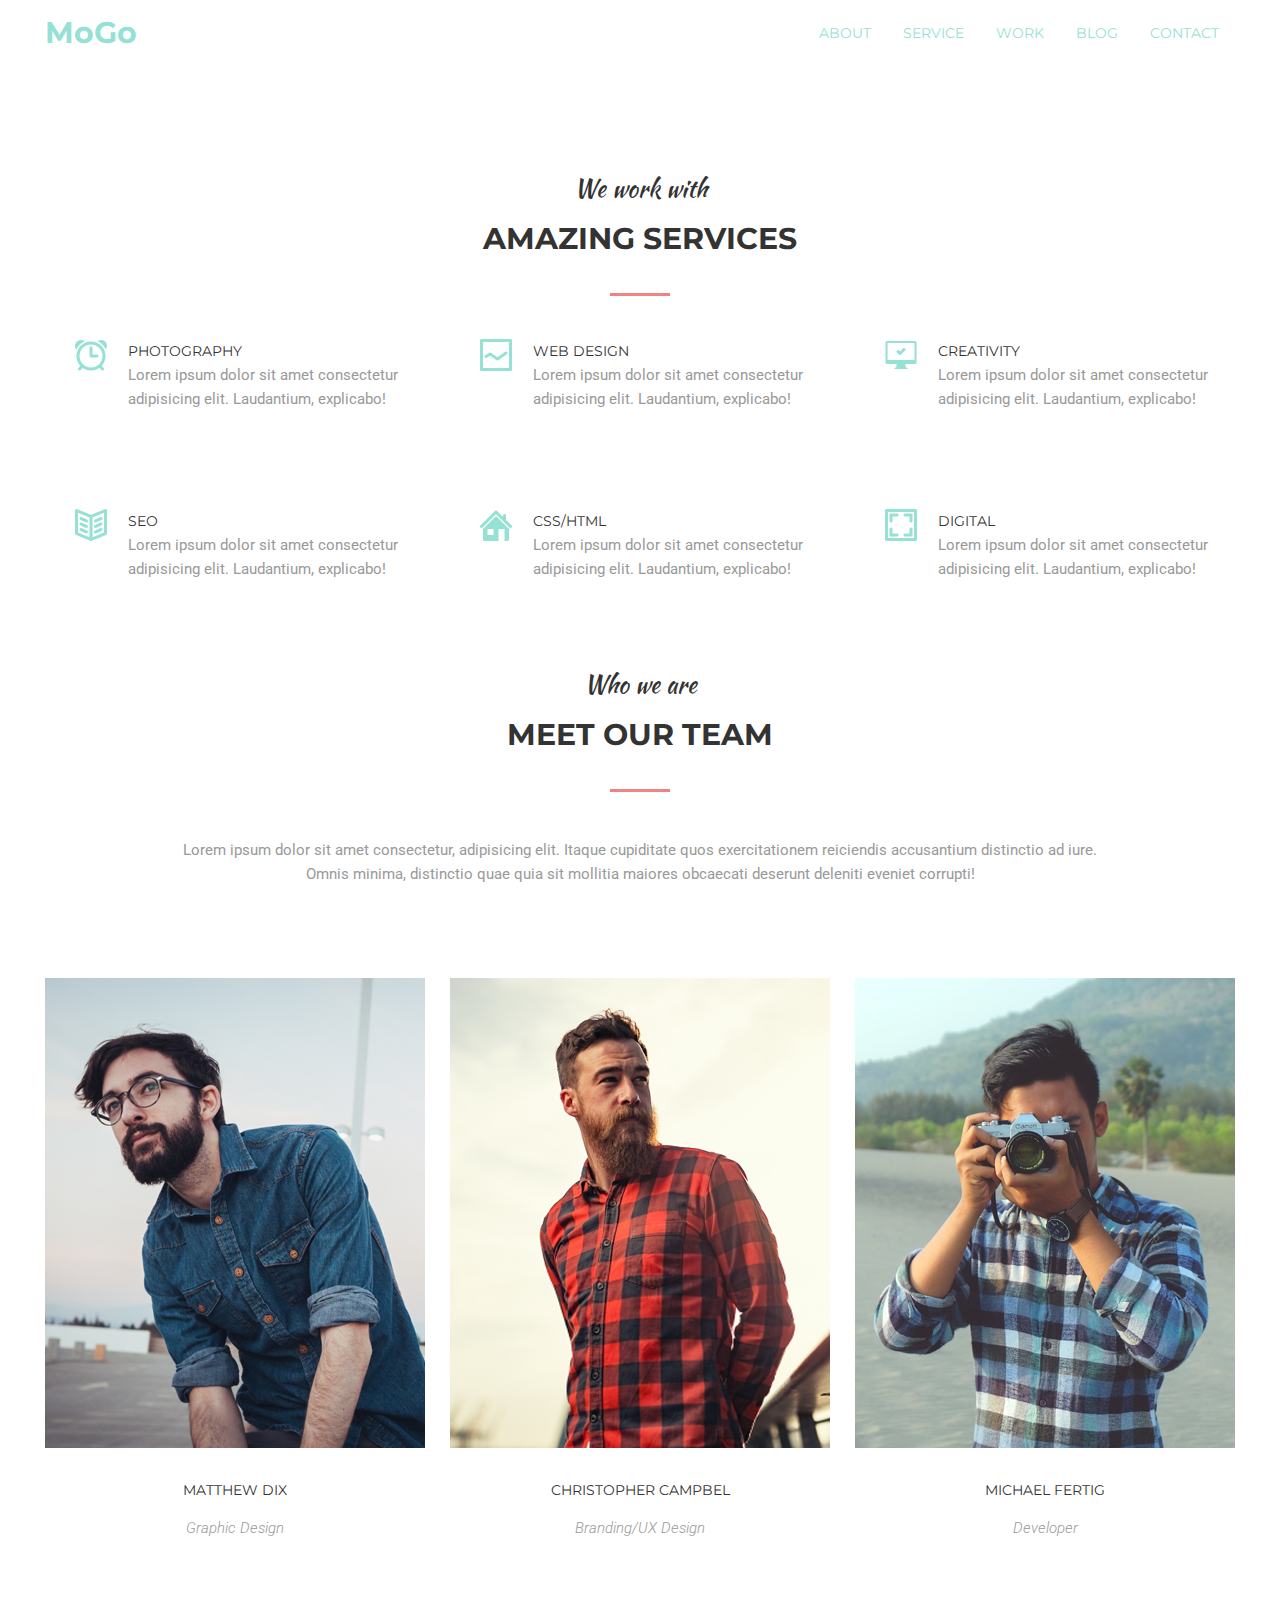
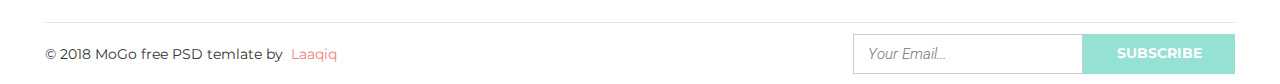
<file: goit-fe-course/html-css/module-6/index.html>
<!DOCTYPE html>
<html lang="en">
<head>
    <meta charset="UTF-8">
    <meta name="viewport" content="width=device-width, initial-scale=1.0">
    <meta http-equiv="X-UA-Compatible" content="ie=edge">
    <title>Document</title>
    <link rel="stylesheet" href="css/normalize.css">
    <link rel="stylesheet" href="css/styles.css">
    <link href="https://fonts.googleapis.com/css?family=Kaushan+Script" rel="stylesheet">
    <link href="https://fonts.googleapis.com/css?family=Montserrat:400,700&amp;subset=cyrillic" rel="stylesheet">
    <link href="https://fonts.googleapis.com/css?family=Roboto:300i,400&amp;subset=cyrillic" rel="stylesheet">
</head>
<body>
    <header class="container page-header">
        <nav class="menu-wrapper">
            <a class="logo" href="#"><span>M</span>o<span>g</span>o</a>
            <ul class="nav-menu" >
                <li class="menu-item"><a href="#">About</a></li>
                <li class="menu-item"><a href="#">Service</a></li>
                <li class="menu-item"><a href="#">Work</a></li>
                <li class="menu-item"><a href="#">Blog</a></li>
                <li class="menu-item"><a href="#">Contact</a></li>
            </ul>
        </nav>
    </header>
<main>
    <section class="container section">
        <header class="header-title">
            <h2>We work with</h2>
            <p class="header-subjection">Amazing services</p>
        </header>
        <ul class="item-list">
            <li class="item-content item-title-alarm"> 
                <p class="item-title">photography</p>
                <p class="item-text">Lorem ipsum dolor sit amet consectetur adipisicing elit. Laudantium, explicabo!</p>
            </li>
            <li class="item-content item-title-linegraph">
                <p class="item-title">web design</p>
                <p class="item-text">Lorem ipsum dolor sit amet consectetur adipisicing elit. Laudantium, explicabo!</p>
            </li>
            <li class="item-content item-title-computer">
                <p class="item-title">creativity</p>
                <p class="item-text">Lorem ipsum dolor sit amet consectetur adipisicing elit. Laudantium, explicabo!</p>
            </li>
            <li class="item-content item-title-book">
                <p class="item-title">seo</p>
                <p class="item-text">Lorem ipsum dolor sit amet consectetur adipisicing elit. Laudantium, explicabo!</p>
            </li>
            <li class="item-content item-title-home">
                <p class="item-title">css/html</p>
                <p class="item-text">Lorem ipsum dolor sit amet consectetur adipisicing elit. Laudantium, explicabo!</p>
            </li>
            <li class="item-content item-title-image">
                <p class="item-title">digital</p>
                <p class="item-text">Lorem ipsum dolor sit amet consectetur adipisicing elit. Laudantium, explicabo!</p>
            </li>
        </ul>
    </section>
    <section class="container">
        <header class="header-title">
            <h2>Who we are</h2>
            <p class="header-subjection">Meet our team</p>
            <p class="header-description">Lorem ipsum dolor sit amet consectetur, adipisicing elit. Itaque cupiditate quos exercitationem reiciendis accusantium distinctio ad iure. Omnis minima, distinctio quae quia sit mollitia maiores obcaecati deserunt deleniti eveniet corrupti!</p>
        </header>
        <ul class="member-list">
            <li>
            <div class="member-list-item">
                <img class="member-photo " src="img/1.png" width="380" height="470" alt="Member Photo">        
                <div class="member-list-overlay">
                    <ul class="member-list-socials">
                        <li><a class="member-list-socialas-facebook" href="#"><span class="visually-hidden">www.facebook.com</span></a></li>
                        <li><a class="member-list-socialas-pinterest" href="#"><span class="visually-hidden">www.pinterest.com</span></a></li>
                        <li><a class="member-list-socialas-twitter" href="#"><span class="visually-hidden">www.twitter.com</span></a></li>
                        <li><a class="member-list-socialas-instagram" href="#"><span class="visually-hidden">www.instagram.com</span></a></li>
                    </ul>
                </div>
            </div>
                <div class="members-list-descr">
                    <p class="members-list-descr-name">Matthew Dix</p>
                    <p class="members-list-descr-position">Graphic Design</p>
                </div> 
            </li>            
            <li>
            <div class="member-list-item">
                <img class="member-photo " src="img/2.png" width="380" height="470" alt="Member Photo">        
                <div class="member-list-overlay">
                    <ul class="member-list-socials">
                        <li><a class="member-list-socialas-facebook" href="#"><span class="visually-hidden">www.facebook.com</span></a></li>
                        <li><a class="member-list-socialas-pinterest" href="#"><span class="visually-hidden">www.pinterest.com</span></a></li>
                        <li><a class="member-list-socialas-twitter" href="#"><span class="visually-hidden">www.twitter.com</span></a></li>
                        <li><a class="member-list-socialas-instagram" href="#"><span class="visually-hidden">www.instagram.com</span></a></li>
                    </ul>
                </div>
            </div>
                <div class="members-list-descr">
                    <p class="members-list-descr-name">Christopher Campbel</p>
                    <p class="members-list-descr-position">Branding/UX Design</p>
                </div> 
            </li> 
            <li>
            <div class="member-list-item">
                <img class="member-photo " src="img/3.png" width="380" height="470" alt="Member Photo">        
                <div class="member-list-overlay">
                    <ul class="member-list-socials">
                        <li><a class="member-list-socialas-facebook" href="#"><span class="visually-hidden">www.facebook.com</span></a></li>
                        <li><a class="member-list-socialas-pinterest" href="#"><span class="visually-hidden">www.pinterest.com</span></a></li>
                        <li><a class="member-list-socialas-twitter" href="#"><span class="visually-hidden">www.twitter.com</span></a></li>
                        <li><a class="member-list-socialas-instagram" href="#"><span class="visually-hidden">www.instagram.com</span></a></li>
                    </ul>
                </div>
            </div>
                <div class="members-list-descr">
                    <p class="members-list-descr-name">Michael Fertig</p>
                    <p class="members-list-descr-position">Developer</p>
                </div> 
            </li> 
        </ul>
    </section>
</main>
<footer class="container">
    <div class="footer-wrapper">
        <p class="footer-wrapper-text">&copy; 2018 MoGo free PSD temlate by &nbsp;<a href="#">Laaqiq</a></p>
        <form class="footer-wrapper-form" action="#" method="get">
            <input class="footer-wrapper-email" type="email" name="email" placeholder="Your Email..." >
            <input class="footer-wrapper-subscribe-button" type="submit" value="subscribe" >
        </form>
    </div>
</footer>
</body>
</html>
</file>
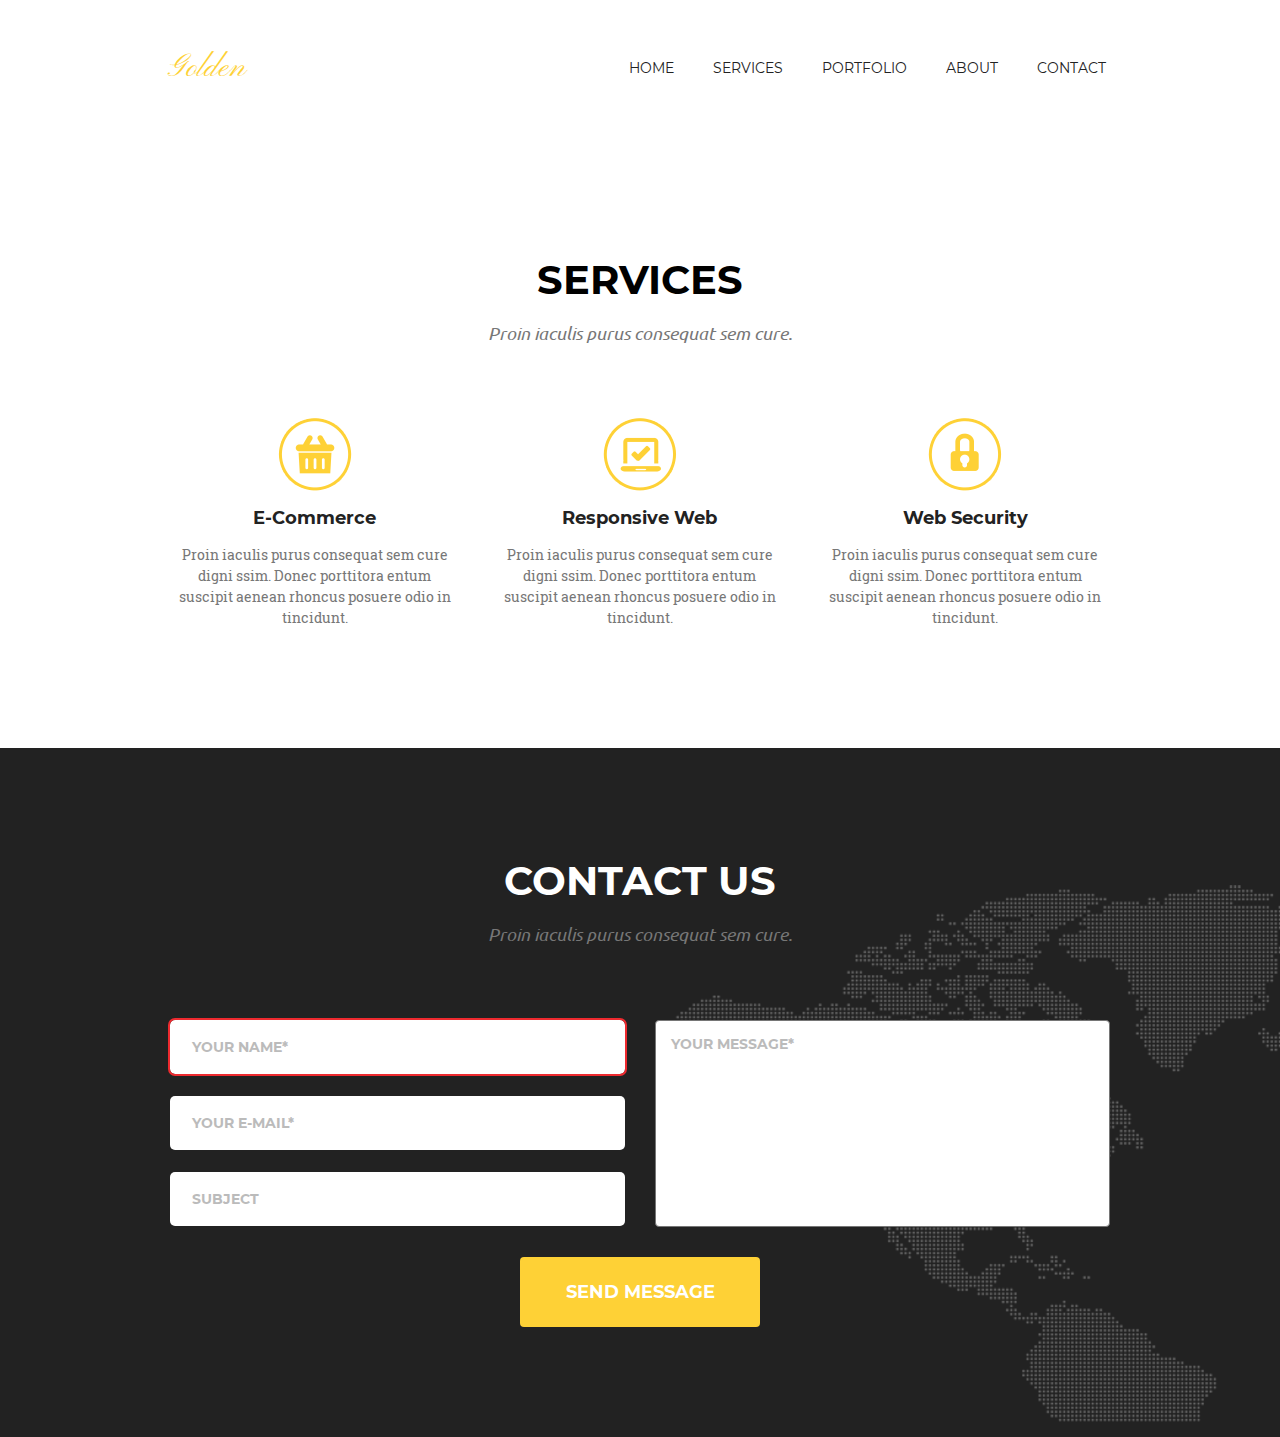
<file: goit-fe-course/html-css/module-7-2/index.html>
<!doctype html>
<html lang="en">
<head>
    <meta charset="UTF-8">
    <meta name="viewport" content="width=device-width, initial-scale=1.0">
    <meta http-equiv="X-UA-Compatible" content="ie=edge">
    <link rel="stylesheet" href="css/normalize.css">
    <link rel="stylesheet" href="css/fonts.css">
    <link rel="stylesheet" href="css/styles.css">
    <title>Module-07</title>
</head>
<body>
    <header>
        <nav class="site-navigation container">
            <a href="#" class="logo">golden</a>
            <ul class="site-navigation-links">
                <li><a href="#">home</a></li>
                <li><a href="#">services</a></li>
                <li><a href="#">portfolio</a></li>
                <li><a href="#">about</a></li>
                <li><a href="#">contact</a></li>
            </ul>
        </nav>
    </header>
    <main class="content">
        <section class="content-services">
            <div class="container">
            <header>
                <h2 class="section-title">Services</h2>
                <p class="section-subtitle">Proin iaculis purus consequat sem cure.</p>
            </header>
            <ul class="services">
                <li class="service basket">
                    <article class="article">
                        <h3 class="name-services">E-Commerce</h3>
                        <p class="text">Proin iaculis purus consequat sem cure digni ssim. Donec porttitora entum suscipit aenean rhoncus posuere odio in tincidunt.</p>
                    </article>
                </li>
                <li class="service laptop">
                    <article class="article">
                        <h3 class="name-services">Responsive Web</h3>
                        <p class="text">Proin iaculis purus consequat sem cure digni ssim. Donec porttitora entum suscipit aenean rhoncus posuere odio in tincidunt.</p>
                    </article>
                </li>
                <li class="service lock">
                    <article class="article">
                        <h3 class="name-services">Web Security</h3>
                        <p class="text">Proin iaculis purus consequat sem cure digni ssim. Donec porttitora entum suscipit aenean rhoncus posuere odio in tincidunt.</p>
                    </article>
                </li>
            </ul>
            </div>
        </section>
        <section class="wrapper-contact">
            <div class="contact">
                <header>
                    <h2 class="section-title">Contact us</h2>
                    <p class="section-subtitle">Proin iaculis purus consequat sem cure.</p>
                </header>
                <form class="users-message-information" action="#" method="get">
                    <fieldset class="wrapper-contact-data">
                            <input class="user-name" placeholder="Your Name&#42;" name="name" autofocus required type="text">
                            <input class="user-email" placeholder="Your E-Mail&#42;" type="email" name="e-mail" required>
                            <input class="subject" placeholder="subject" name="Subject" type="text">
                    </fieldset>
                    <textarea class="message element field" name="message" placeholder="your message*" required></textarea>
                    <button class="button" type="submit">send message</button>
                </form>
            </div>
        </section>
    </main>

</body>
</html>
</file>
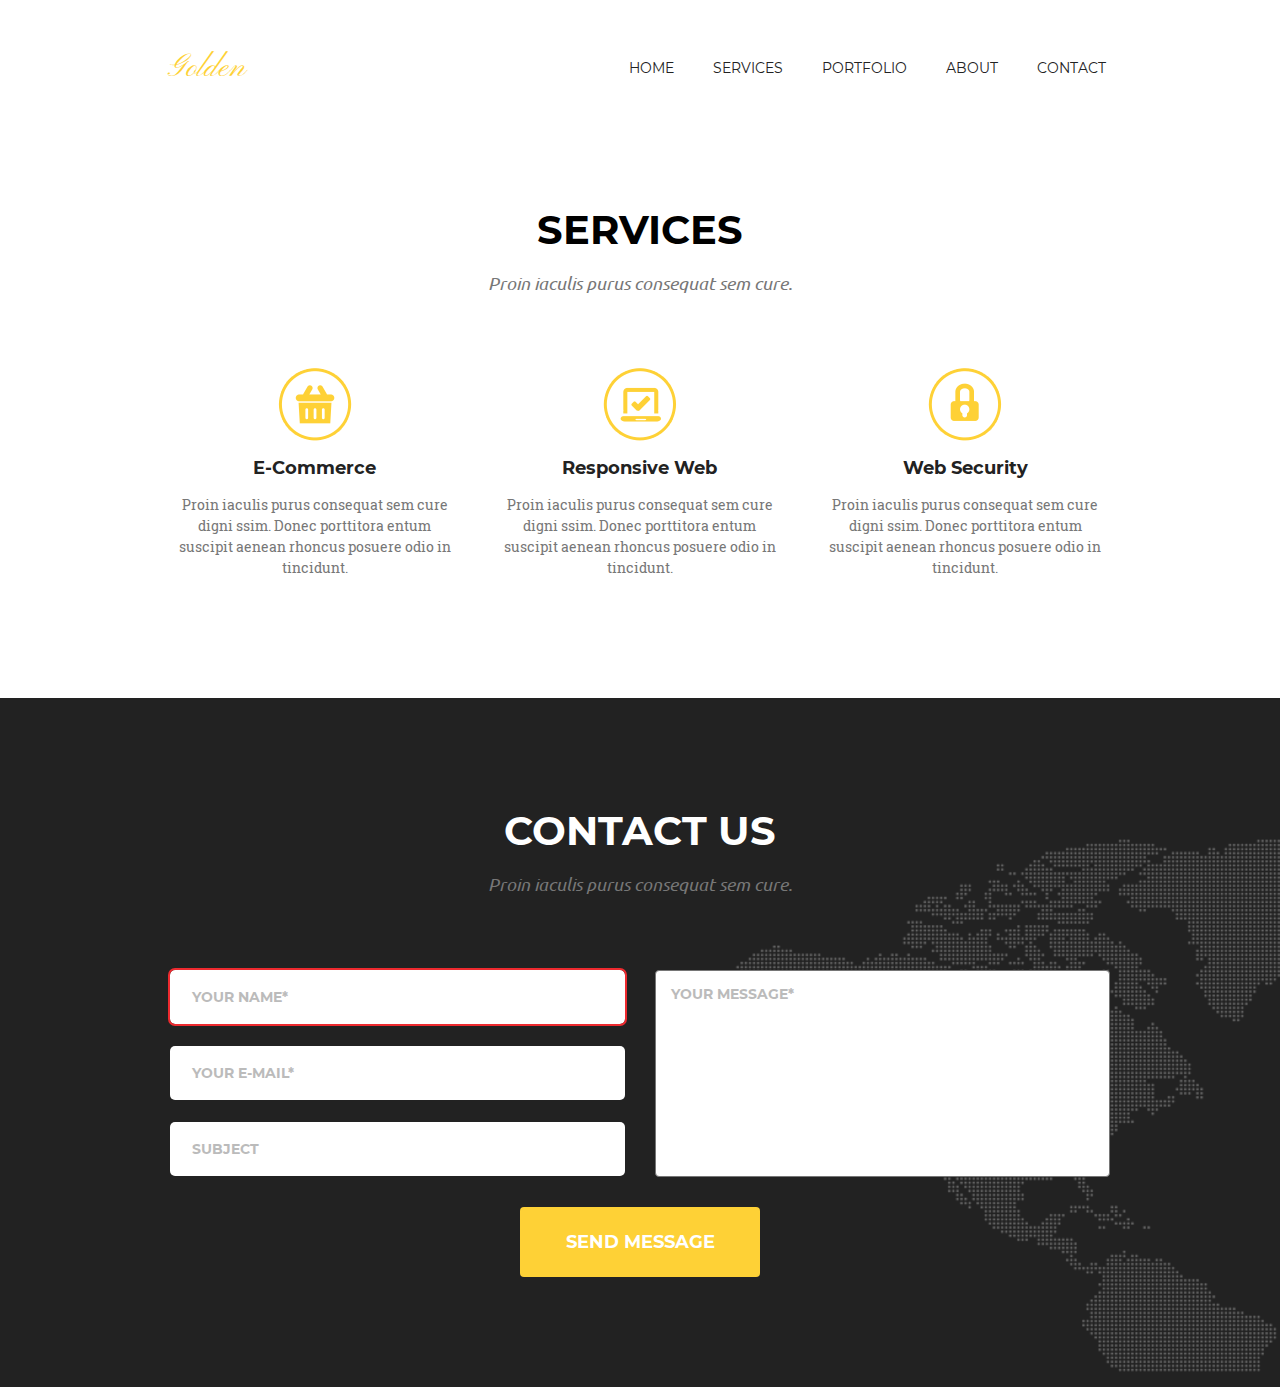
<file: goit-fe-course/html-css/module-7/index.html>
<!doctype html>
<html lang="en">
<head>
    <meta charset="UTF-8">
    <meta name="viewport" content="width=device-width, initial-scale=1.0">
    <meta http-equiv="X-UA-Compatible" content="ie=edge">
    <link rel="stylesheet" href="css/normalize.css">
    <link rel="stylesheet" href="css/fonts.css">
    <link rel="stylesheet" href="css/styles.css">
    <title>Module-07</title>
</head>
<body>
<div class="container">
    <header>
        <nav class="site-navigation">
            <a href="#" class="logo">golden</a>
            <ul class="site-navigation-links">
                <li><a href="#">home</a></li>
                <li><a href="#">services</a></li>
                <li><a href="#">portfolio</a></li>
                <li><a href="#">about</a></li>
                <li><a href="#">contact</a></li>
            </ul>
        </nav>
    </header>
    <main class="content">
        <section class="content-services">
            <header>
                <h2 class="section-title">Services</h2>
                <p class="section-subtitle">Proin iaculis purus consequat sem cure.</p>
            </header>
            <ul class="services">
                <li class="service basket">
                    <article class="article">
                        <h3 class="name-services">E-Commerce</h3>
                        <p class="text">Proin iaculis purus consequat sem cure digni ssim. Donec porttitora entum suscipit aenean rhoncus posuere odio in tincidunt.</p>
                    </article>
                </li>
                <li class="service laptop">
                    <article class="article">
                        <h3 class="name-services">Responsive Web</h3>
                        <p class="text">Proin iaculis purus consequat sem cure digni ssim. Donec porttitora entum suscipit aenean rhoncus posuere odio in tincidunt.</p>
                    </article>
                </li>
                <li class="service lock">
                    <article class="article">
                        <h3 class="name-services">Web Security</h3>
                        <p class="text">Proin iaculis purus consequat sem cure digni ssim. Donec porttitora entum suscipit aenean rhoncus posuere odio in tincidunt.</p>
                    </article>
                </li>
            </ul>
        </section>
        <section class="wrapper-contact">
            <div class="contact">
                <header>
                    <h2 class="section-title">Contact us</h2>
                    <p class="section-subtitle">Proin iaculis purus consequat sem cure.</p>
                </header>
                <form class="users-message-information" action="#" method="get">
                    <fieldset class="wrapper-contact-data">
                            <input class="user-name" placeholder="Your Name&#42;" name="name" autofocus required type="text">
                            <input class="user-email" placeholder="Your E-Mail&#42;" type="email" name="e-mail" required>
                            <input class="subject" placeholder="subject" name="Subject" type="text">
                    </fieldset>
                    <textarea class="message element field" name="message" placeholder="your message*" required></textarea>
                    <button class="button" type="submit">send message</button>
                </form>
            </div>
        </section>
    </main>
</div>
</body>
</html>
</file>
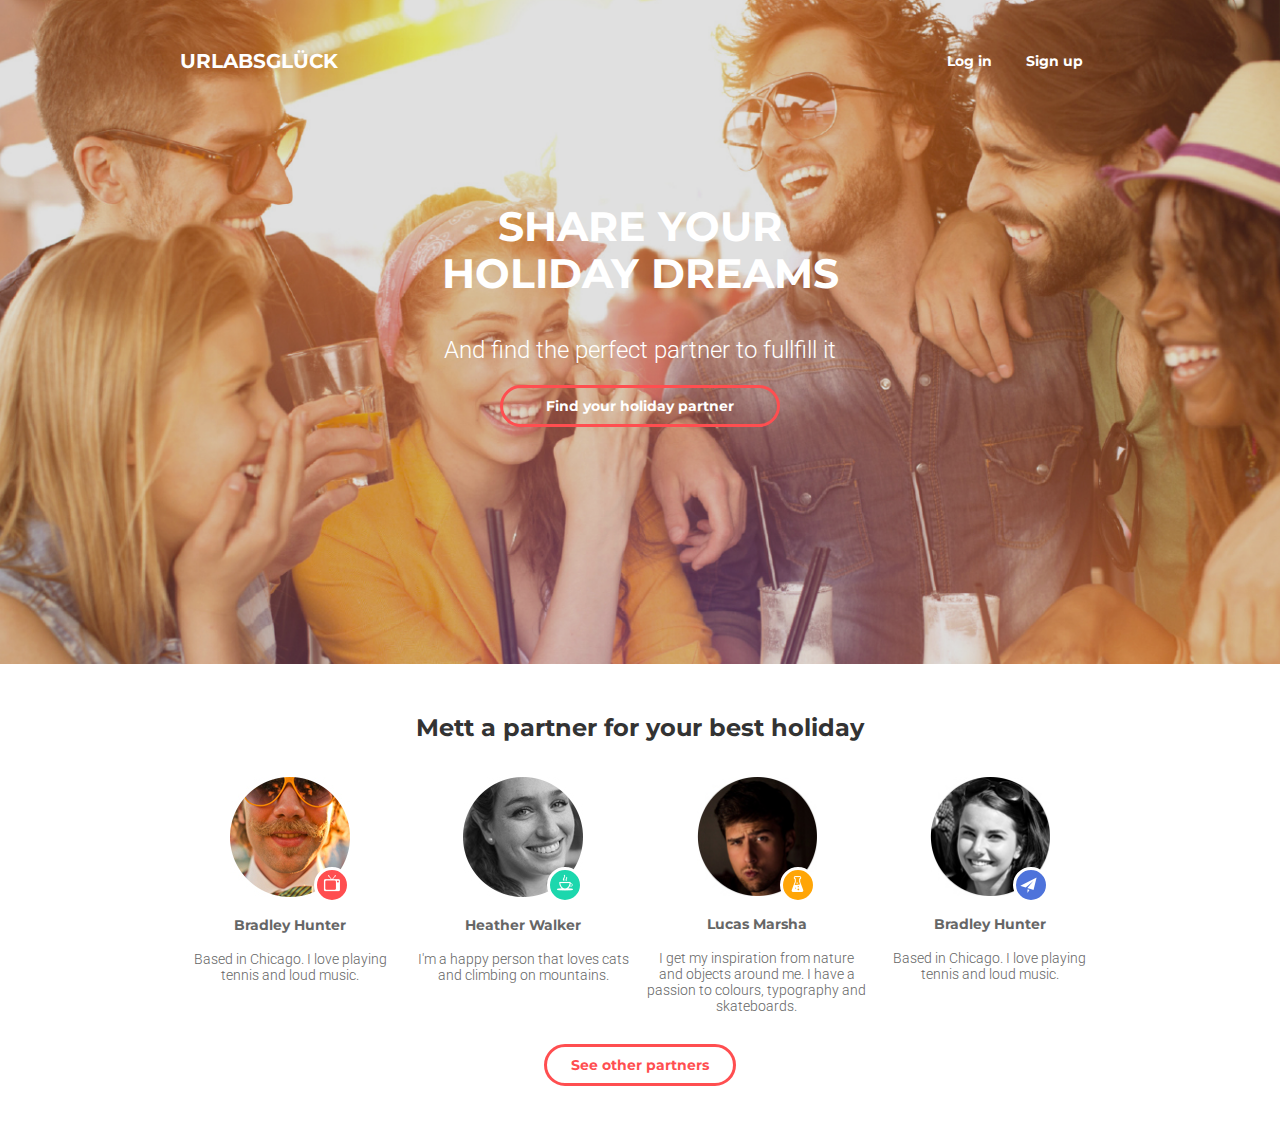
<file: goit-fe-course/html-css/module-8/index.html>
<!DOCTYPE html>
<html lang="en">
<head>
    <meta charset="UTF-8">
    <meta name="viewport" content="width=device-width, initial-scale=1.0">
    <meta http-equiv="X-UA-Compatible" content="ie=edge">
    <link href="https://fonts.googleapis.com/css?family=Montserrat:700" rel="stylesheet">
    <link href="https://fonts.googleapis.com/css?family=Roboto:300" rel="stylesheet">
    <link rel="stylesheet" href="css/normalize.css">
    <link rel="stylesheet" href="css/styles.css">
    <title>Module-08</title>
</head>
<body>
<header>
    <div class="wrapper">
        <nav class="site-navigation">
            <a href="#" class="logo">urlabsglück</a>
            <ul class="site-navigation-links">
                <li><a href="#">Log in</a></li>
                <li><a href="#">Sign up</a></li>
            </ul>
        </nav>
    </div>
        <section class="friends">
            <h2>share your holiday dreams</h2>
            <p>And find the perfect partner to fullfill it</p>
            <a class="sheet-link">Find your holiday partner</a>
        </section>
</header>
<main>
    <section>
        <div class="wrapper">
            <h2>Mett a partner for your best holiday</h2>
            <ul class="list-partners">
                <li class="list-item1">
                    <div class="photo item1"><img src="img/partner01.jpg" alt="Bradley Hunter" width="120" height="120" title="Bradley Hunter"></div>
                    <p class="name">Bradley Hunter</p>
                    <p>Based in Chicago. I love playing tennis and loud music.</p>
                </li>
                <li class="list-item2">
                    <div class="photo item2"><img src="img/partner02.jpg" alt="Lucas Marsha" width="120" height="120" title="Lucas Marsha"></div>
                    <p class="name">Lucas Marsha</p>
                    <p>I get my inspiration from nature and objects around me. I have a passion to colours, typography and skateboards.</p>
                </li>
                <li class="list-item3">
                    <div class="photo item3"><img src="img/partner03.jpg" alt="Heather Walker" width="120" height="120" title="Heather Walker"></div>
                    <p class="name">Heather Walker</p>
                    <p>I'm a happy person that loves cats and climbing on mountains.</p>
                </li>
                <li class="list-item4">
                    <div class="photo item4"><img src="img/partner04.jpg" alt="Bradley Hunter" width="120" height="120" title="Bradley Hunter"></div>
                    <p class="name">Bradley Hunter</p>
                    <p>Based in Chicago. I love playing tennis and loud music.</p>
                </li>
            </ul>
            <button class="sheet">See other partners</button>
        </div>
    </section>
</main>
</body>
</html>
</file>
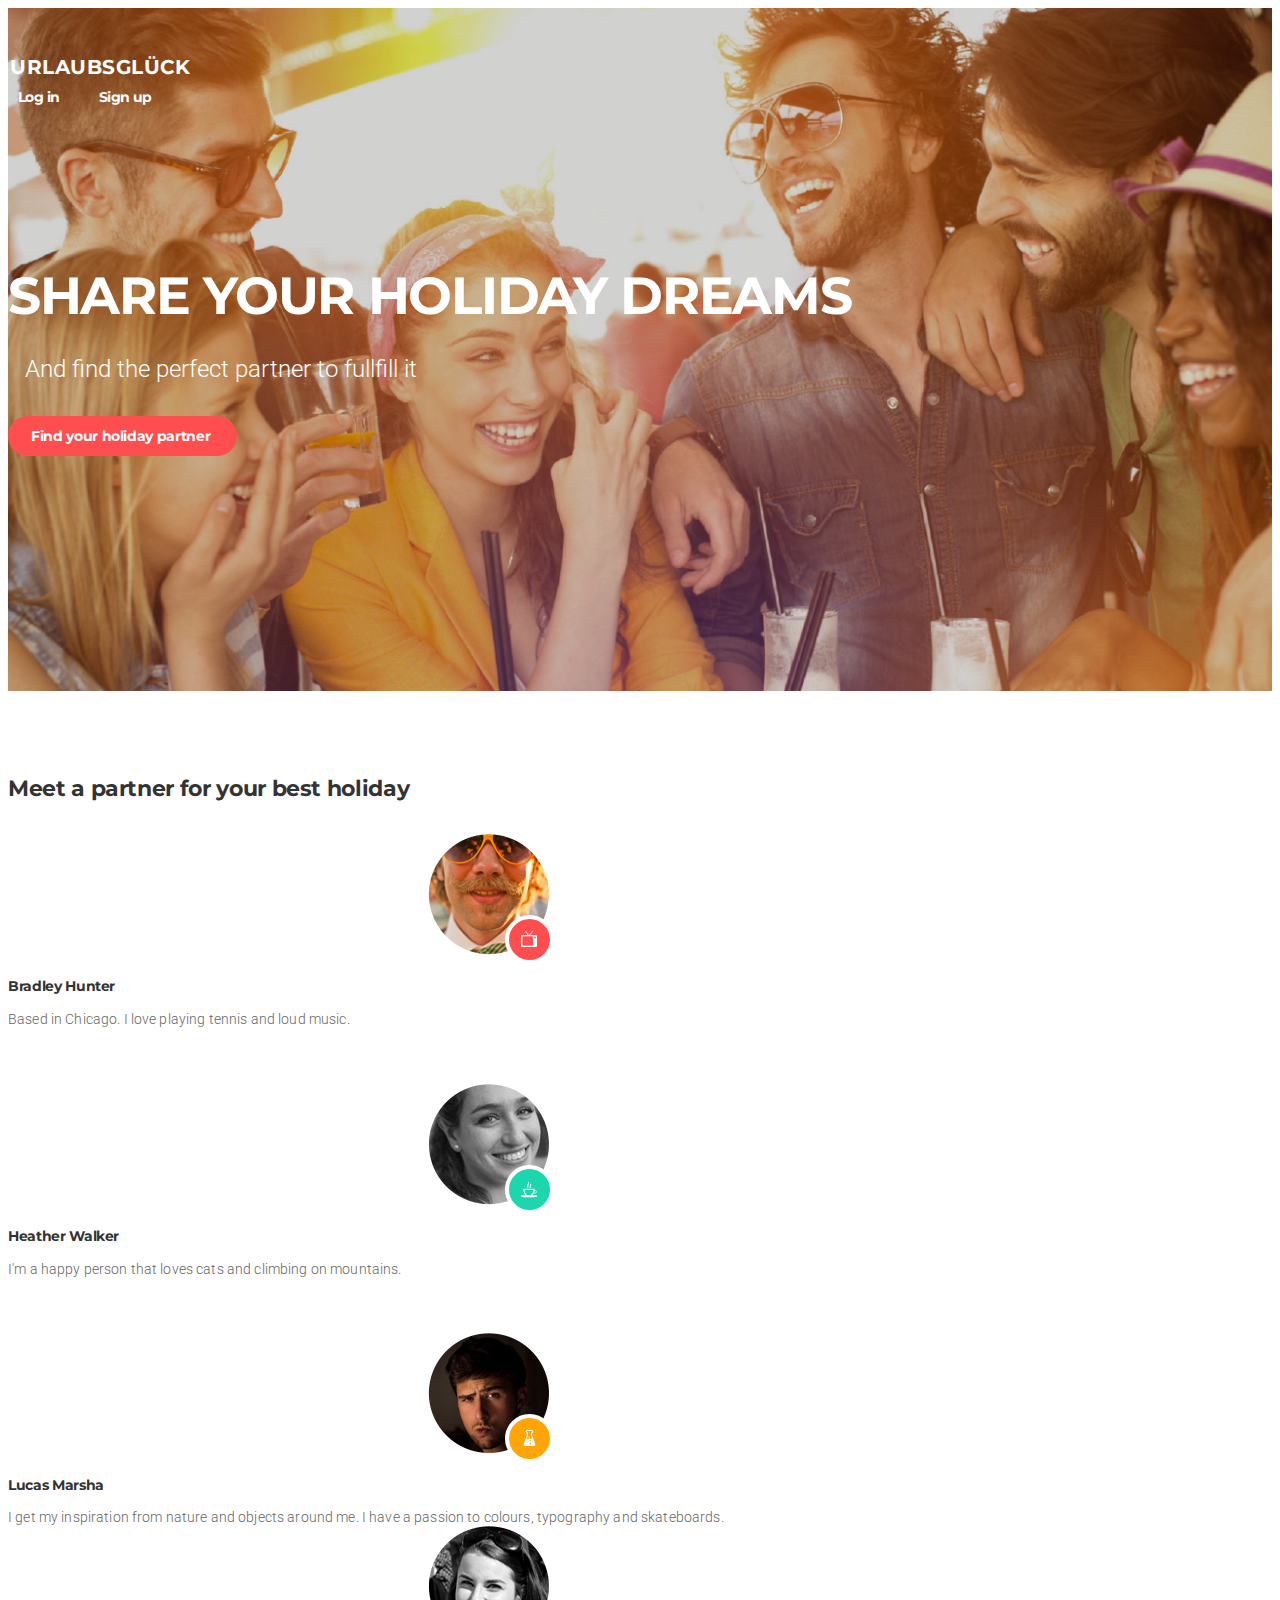
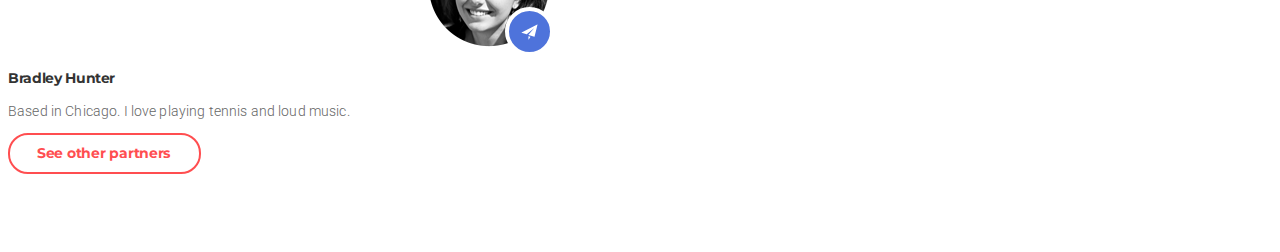
<file: goit-fe-course/html-css/module-9/index.html>
<!DOCTYPE html>
<html lang="en">

<head>
  <meta charset="UTF-8">
  <meta name="viewport" content="width=device-width, initial-scale=1.0">
  <meta http-equiv="X-UA-Compatible" content="ie=edge">
  <link rel="stylesheet" href="https://stackpath.bootstrapcdn.com/bootstrap/4.1.3/css/bootstrap.min.css" integrity="sha384-MCw98/SFnGE8fJT3GXwEOngsV7Zt27NXFoaoApmYm81iuXoPkFOJwJ8ERdknLPMO"
    crossorigin="anonymous">
  <link href="https://fonts.googleapis.com/css?family=Montserrat:700" rel="stylesheet">
  <link href="https://fonts.googleapis.com/css?family=Roboto:300" rel="stylesheet">
  <link rel="stylesheet" href="./css/style.css">
  <title>Module-9</title>
</head>

<body>
  <header class="header">
    <div class="container">
      <div class="row flex-column-reverse flex-md-row justify-content-center justify-content-md-between">
        <div class="col-12 col-md-3 col-lg-3 text-center text-lg-left align-self-center">
          <h1 class="logo">
            <a href="#" class="logo__link">URLAUBSGLÜCK</a>
          </h1>
        </div>
        <div class="col-md-4 col-lg-4 text-center text-lg-right">
          <div class="nav__list">
            <button class="btn btn--nav">log in</button>
            <button class="btn btn--nav">sign up</button>
          </div>
        </div>
      </div>
    </div>
  </header>
  <section class="greeting">
    <div class="container">
      <div class="row flex-column align-items-center">
        <div class=" col-md-9 col-lg-7 text-center">
          <h2 class="title title--greeting">Share your holiday dreams</h2>
        </div>
        <div class="col-12 text-center">
          <p class="greeting__desc">And find the perfect partner to fullfill it</p>
        </div>
        <div class="text-center">
          <button class="btn btn--greeting">Find your holiday partner</button>
        </div>
      </div>
    </div>
  </section>

  <section class="partners">
    <div class="container">
      <div class="row justify-content-center">
        <div class="col-12 col-md-8 text-center">
          <h2 class="title title--partners">Meet a partner for your best holiday</h2>
        </div>
      </div>
      <div class="row justify-content-center">
        <div class="col-10 col-md-8 col-lg-12">
          <div class="partners__list">
            <div class="row justify-content-center justify-content-md-between">
              <div class="col-md-6 order-first order-md-0 col-lg-3 text-center">
                <div class="partners__item first">
                  <figure class="partners__avatar partners__avatar--tv">
                    <img src="./img/partners/bradley_hunter.png" alt="Bradley Hunter" width="121" height="121">
                  </figure>
                  <h3 class="partners__name">Bradley Hunter</h3>
                  <p class="partners__desc">Based in Chicago. I love playing tennis and loud music.</p>
                </div>
              </div>

              <div class="col-md-6 col-lg-3 text-center px-lg-2">
                <div class="partners__item second">
                  <figure class="partners__avatar partners__avatar--coffee">
                    <img src="./img/partners/heather_walker.png" alt="Heather Walker" width="121" height="121">
                  </figure>
                  <h3 class="partners__name">Heather Walker</h3>
                  <p class="partners__desc">I'm a happy person that loves cats and climbing on mountains.</p>
                </div>
              </div>

              <div class="col-md-6 col-lg-3 text-center order-first order-md-0 px-md-3 px-lg-2">
                <div class="partners__item">
                  <figure class="partners__avatar partners__avatar--chemistry">
                    <img src="./img/partners/lucas_marsha.png" alt="Lucas Marsha" width="121" height="120">
                  </figure>
                  <h3 class="partners__name">Lucas Marsha</h3>
                  <p class="partners__desc">I get my inspiration from nature and objects around me. I have a passion to colours, typography and skateboards.</p>
                </div>
              </div>

              <div class="col-md-6 col-lg-3 text-center">
                <div class="partners__item">
                  <figure class="partners__avatar partners__avatar--plane">
                    <img src="./img/partners/bradley_hunter_.png" alt="Bradley Hunter" width="121" height="121">
                  </figure>
                  <h3 class="partners__name">Bradley Hunter</h3>
                  <p class="partners__desc">Based in Chicago. I love playing tennis and loud music.</p>
                </div>
              </div>
            </div>
          </div>
        </div>
      </div>
      <div class="row justify-content-center">
        <button class="btn btn--see-more">See other partners</button>
      </div>
    </div>

  </section>
</body>

</html>
</file>
<file: goit-fe-course/html-css/module 3/css/styles.css>
html {
    box-sizing: border-box;
}

*,
*::before,
*::after {
    box-sizing: inherit;
}

img {
    display: block;
    max-width: 100%;
    height: auto;
}

.container {
    width: 900px;
    margin: 0 auto;
}

main {
    padding-bottom: 70px;
}

.page_nav {
    padding-top: 76px;
    padding-bottom: 100px;
}

.site_nav {
    display: block;
    text-transform: uppercase;
    text-align: center;
    margin: 0;
    padding: 0;
    font-size: 0;
    list-style: none;
}

.site_nav li {
    display: inline-block;
}

.site_nav li:not(:last-child) {
    margin-right: 108px;
}

.site_nav a {
    display: block;
    text-decoration: none;
    line-height: 16px;
    font-weight: 500;
    font-size: 14px;
    font-family: "PlayfairDisplay", "serif";
    color: rgb(98, 98, 98);
}

.site_nav a:hover,
.site_nav a:focus {
    color: blue;
}

.features_list {
    margin: 0px;
    padding: 0px;
    list-style: none;
    font-size: 0;
}

.features_list-item {
    display: inline-block;
    width: 420px;
    height: 476px;
    margin-right: 60px;
    margin-bottom: 136px;
    margin-top: 0;
    padding: 0;
    font-size: 14px;
}

.features_list-item:nth-child(2n) {
    margin-right: 0;
}

.features_list-item:nth-child(n+5) {
    margin-bottom: 56px;
}

.picture {
    margin-bottom: 30px;
}

.features_list-item h2 {
    margin: 0;
    margin-bottom: 32px;
    font: 30px "PlayfairDisplay", "serif";
    font-weight: 500;
    color: rgb(98, 98, 98);
}

.features_list-item p {
    font-size: 14px "PlayfairDisplay", "serif";
    color: rgb(98, 98, 98);
}

.text_description {
    text-transform: uppercase;
    margin: 0;
    margin-bottom: 26px;
}

.text {
    margin: 0;
}

.button_container {
    display: block;
    width: 900px;
}

.load_button {
    display: block;
    margin: 0 auto;
    padding: 20px 34px;
    background-color: white;
    line-height: 24px;
    font: 20px "PlayfairDisplay", "serif";
    color: rgb(98, 98, 98);
}

.load_button:hover {
    color: blue;
}
</file>
<file: goit-fe-course/html-css/module-10/css/style.css>
img {
    display: block;
    max-width: 100%;
    height: auto;
  }
  
  body {
    font-family: "Montserrat", sans-serif;
    text-align: center;
    color: #ffffff;
    font-weight: 700;
  }
  
  ul {
    display: -webkit-box;
    display: -ms-flexbox;
    display: flex;
    -webkit-box-pack: justify;
        -ms-flex-pack: justify;
            justify-content: space-between;
    list-style: none;
    margin: 0;
    padding: 0;
  }
  
  a {
    text-decoration: none;
  }
  
  button {
    color: #ffffff;
    font-family: "Montserrat", sans-serif;
    font-size: 14px;
    font-weight: 700;
    text-transform: uppercase;
    background-color: transparent;
    border: none;
    cursor: pointer;
    outline: none;
  }
  
  .header {
    padding: 23px 0px 227px;
    background: -webkit-gradient(linear, left top, left bottom, from(rgba(243, 129, 129, 0.9)), to(rgba(252, 227, 138, 0.9))), url(../img/back.jpg) no-repeat center;
    background: -webkit-linear-gradient(top, rgba(243, 129, 129, 0.9), rgba(252, 227, 138, 0.9)), url(../img/back.jpg) no-repeat center;
    background: -o-linear-gradient(top, rgba(243, 129, 129, 0.9), rgba(252, 227, 138, 0.9)), url(../img/back.jpg) no-repeat center;
    background: linear-gradient(to bottom, rgba(243, 129, 129, 0.9), rgba(252, 227, 138, 0.9)), url(../img/back.jpg) no-repeat center;
    background-size: cover;
  }
  
  @media (-webkit-min-device-pixel-ratio: 2), (-o-min-device-pixel-ratio: 2/1), (min-resolution: 192dpi), (min-resolution: 2dppx) {
    .header {
      background-image: url(../img/back@2x.jpg)
    }
  }
  
  /* Styles For Navigation */
  .nav {
    width: 1200px;
    line-height: 36px;
    margin: 0 auto;
    margin-bottom: 165px;
    display: -webkit-box;
    display: -ms-flexbox;
    display: flex;
    -webkit-box-align: center;
        -ms-flex-align: center;
            align-items: center;
    -webkit-box-pack: justify;
        -ms-flex-pack: justify;
            justify-content: space-between;
  }
  
  .nav__menu {
    display: -webkit-box;
    display: -ms-flexbox;
    display: flex;
    -webkit-box-pack: justify;
        -ms-flex-pack: justify;
            justify-content: space-between;
    -webkit-box-align: center;
        -ms-flex-align: center;
            align-items: center;
    width: 620px;
  }
  .menu {
     width: 494px;
   }
  
  .menu__link {
    position: relative;
    text-transform: uppercase;
    font-size: 14px;
    font-weight: 400;
    color: #fff;
  }
  
  .menu__item:hover .nav__link {
    color: #fce38a;
  }
  
  .menu__link::after {
    position: absolute;
    display: block;
    width: 100%;
    height: 3px;
    background-color: #fce38a;
    content: "";
    top: 23px;
    opacity: 0;
  }
  
  .menu__link:hover::after {
    opacity: 1;
  }
  
  .nav__icon {
    width: 18px;
    height: 18px;
    fill: #fff;
    cursor: pointer;
  }
  
  .nav__icon:hover {
    fill: #fce38a;
  }
  
  .nav__logo {
    font-size: 30px;
    line-height: 36px;
    color: #fff;
  }
  
  .header__title {
    font-family: "Kaushan Script";
    font-size: 72px;
    font-weight: 400;
    line-height: 86px;
    margin: 0px 0px 35px;
  }
  
  .header__subtitle {
    margin: 0 auto;
    margin-bottom: 108px;
    width: 836px;
    font-size: 150px;
    line-height: 0.94;
    letter-spacing: -8px;
    text-transform: uppercase;
  }
  
  .header__button {
    width: 160px;
    height: 40px;
    border: 3px solid #ffffff;
    background-color: transparent;
    color: #fff;
    font-size: 14px;
    text-transform: uppercase;
  }
  
  /* Styles For Main */
  .main-container {
    width: 1200px;
    margin: 0 auto;
  }
  
  section {
    padding-top: 44px;
    color: #333333;
  }
  /* Styles For Amazing Services */
  
  .service__title {
    font-family: "Kaushan Script";
    font-size: 24px;
    line-height: 29px;
    font-weight: 400;
    margin: 0px 0px 15px;
  }
  
  .service__subtitle {
    position: relative;
    font-size: 30px;
    line-height: 36px;
    font-weight: 700;
    text-transform: uppercase;
    margin: 0px 0px 100px;
  }
  
  .service__subtitle::after {
    position: absolute;
    display: block;
    height: 3px;
    width: 60px;
    background-color: #f38181;
    content: "";
    left: 50%;
    -webkit-transform: translateX(-50%);
        -ms-transform: translateX(-50%);
            transform: translateX(-50%);
    top: 71px;
  }
  
  .service__list {
    -ms-flex-wrap: wrap;
        flex-wrap: wrap;
    -ms-flex-line-pack: justify;
        align-content: space-between;
    min-height: 240px;
  }
  
  .service__item-title {
    color: #333333;
    font-family: Montserrat;
    font-size: 14px;
    font-weight: 600;
    text-transform: uppercase;
    margin: 0px 0px 15px;
  }
  
  .service__item-subtitle {
    text-align: left;
    margin: 0px;
    color: #999999;
    font-family: Roboto;
    font-size: 15px;
    font-weight: 400;
    line-height: 24px;
  }
  
  .service__item {
    -webkit-box-sizing: border-box;
            box-sizing: border-box;
    padding-left: 96px;
    display: -webkit-box;
    display: -ms-flexbox;
    display: flex;
    -ms-flex-wrap: wrap;
        flex-wrap: wrap;
    width: 32%;
    position: relative;
  }
  
  .service__item::before {
    position: absolute;
    left: 32px;
    content: "";
    height: 32px;
    width: 32px;
    background-repeat: no-repeat;
  }
  
  .icon-clock::before {
    background-image: url(../img/icons/ALARM.svg);
  }
  
  .icon-pic::before {
    background-image: url(../img/icons/LINE\ GRAPH.svg);
  }
  
  .icon-comp::before {
    background-image: url(../img/icons/COMPUTER\ _\ OK.svg);
  }
  
  .icon-book::before {
    background-image: url(../img/icons/BOOK\ 2.svg);
  }
  
  .icon-house::before {
    background-image: url(../img/icons/HOME.svg);
  }
  
  .icon-qrcode::before {
    background-image: url(../img/icons/IMAGE.svg);
  }
  
  /* Styles For Meet our team  */
  .team {
    padding: 90px 0px 80px;
  }
  
  .team__title {
    font-family: "Kaushan Script";
    font-size: 24px;
    line-height: 29px;
    font-weight: 400;
    margin: 0px;
    margin-bottom: 15px;
  }
  
  .team__subtitle {
    position: relative;
    font-size: 30px;
    line-height: 36px;
    text-transform: uppercase;
    margin: 0px;
    margin-bottom: 76px;
  }
  
  .team__subtitle::after {
    position: absolute;
    display: block;
    height: 3px;
    width: 60px;
    background-color: #f38181;
    content: "";
    left: 50%;
    -webkit-transform: translateX(-50%);
        -ms-transform: translateX(-50%);
            transform: translateX(-50%);
    top: 71px;
  }
  
  .team__text {
    margin: 0 auto;
    margin-bottom: 90px;
    color: #999999;
    font-family: Roboto;
    width: 956px;
    font-size: 15px;
    font-weight: 400;
    line-height: 24px;
  }
  
  /* Styles For Team card-team  */
  
  
  .card-team {
    display: -webkit-box;
    display: -ms-flexbox;
    display: flex;
    background-color: #95e1d3;
    margin-bottom: 30px;
  }
  
  .card-team__overlay {
    opacity: 0.9;
    z-index: 10;
    width: 380px;
    height: 470px;
    position: absolute;
    background-image: -webkit-gradient(linear, left top, left bottom, from(#f38181), to(#fce38a));
    background-image: -webkit-linear-gradient(top, #f38181, #fce38a);
    background-image: -o-linear-gradient(top, #f38181, #fce38a);
    background-image: linear-gradient(to bottom, #f38181, #fce38a);
  }
  
  .card-team__title {
    margin: 0px;
    margin-bottom: 5px;
    font-size: 14px;
    font-weight: 600;
    text-transform: uppercase;
  }
  
  .card-team__subtitle {
    font-family: "Roboto", sans-serif;
    margin: 0px;
    color: #999999;
    font-size: 15px;
    font-weight: 100;
    font-style: italic;
    line-height: 24px;
  }
  
  .card-team__social {
    opacity: 0;
    display: -webkit-box;
    display: -ms-flexbox;
    display: flex;
    -webkit-box-align: center;
    -ms-flex-align: center;
    align-items: center;
    -webkit-box-pack: center;
    -ms-flex-pack: center;
    justify-content: center;
    width: 380px;
    height: 470px;
    position: absolute;
  }
  
  
  .card-team__list {
    position: absolute;
    z-index: 20;
    width: 224px;
    height: 56px;
  }
  
  .card-team__btn {
    margin: 0px;
    padding: 0px;
    border: none;
    width: 56px;
    height: 56px;
    background: #fce38a;
    cursor: pointer;
  }
  .social-icon {
    fill: #f38181;
    width: 26px;
    height: 26px;
  }
  
  .card-team__btn:not(:nth-child(3)) {
    border-right: 1px solid rgba(243, 129, 129, 0.5);
  }
  
  .card-team__btn:hover .social-icon {
    fill: #fff;
  }
  .card-team:hover .card-team__img {
    -webkit-transform: translate(-10px, -10px);
        -ms-transform: translate(-10px, -10px);
            transform: translate(-10px, -10px);
    -webkit-transition-property: -webkit-transform;
    transition-property: -webkit-transform;
    -o-transition-property: transform;
    transition-property: transform;
    transition-property: transform, -webkit-transform;
  }
  
  .card-team:hover .card-team__social {
    -webkit-transform: translate(-10px, -10px);
        -ms-transform: translate(-10px, -10px);
            transform: translate(-10px, -10px);
    opacity: 1;
  }
  
  .card-team__btn:hover {
    background-color: #f38181;
  }
  
  .menu__link,
  .menu__link::after,
  .card-team__img,
  .card-team__social,
  .card-team__btn {
    -webkit-transition-duration: 0.2s;
         -o-transition-duration: 0.2s;
            transition-duration: 0.2s;
    -webkit-transition-timing-function: linear;
         -o-transition-timing-function: linear;
            transition-timing-function: linear;
  }
  
  /* Styles For Footer  */
  .footer {
    display: -webkit-box;
    display: -ms-flexbox;
    display: flex;
    -ms-flex-wrap: wrap;
        flex-wrap: wrap;
    -webkit-box-pack: justify;
        -ms-flex-pack: justify;
            justify-content: space-between;
    -webkit-box-align: center;
        -ms-flex-align: center;
            align-items: center;
    width: 1200px;
    margin: 0 auto;
    border-top: 1px solid #e5e5e5;
    padding: 10px 0px;
  }
  
  .copyright {
    margin: 0px;
    color: #333333;
    font-size: 14px;
    font-weight: 400;
  }
  
  .copyright__link {
    color: #f38181;
  }
  
  .subscribe-form {
    display: -webkit-box;
    display: -ms-flexbox;
    display: flex;
  }
  
  .subscribe-form__input {
    padding-left: 15px;
    width: 230px;
    height: 38px;
    border: 1px solid #e7e7e7;
    font-family: "Roboto", sans-serif;
    font-size: 15px;
    font-style: italic;
    font-weight: 100;
    line-height: 24px;
    outline: none;
  }
  
  ::-webkit-input-placeholder {
    color: #cccccc;
  }
  
  :-ms-input-placeholder {
    color: #cccccc;
  }
  
  ::-ms-input-placeholder {
    color: #cccccc;
  }
  
  ::placeholder {
    color: #cccccc;
  }
  
  .subscribe-form__btn {
    padding: 0px;
    width: 150px;
    height: 42px;
    border: none;
    background-color: #95e1d3;
  }
  
  /* visually-hidden helper */
  .visually-hidden {
    position: absolute;
    width: 1px;
    height: 1px;
    margin: -1px;
    border: 0;
    padding: 0;
    white-space: nowrap;
    -webkit-clip-path: inset(100%);
            clip-path: inset(100%);
    clip: rect(0 0 0 0);
    overflow: hidden;
  }
</file>
<file: goit-fe-course/html-css/module-4/css/styles.css>
@import url('https://fonts.googleapis.com/css?family=Open+Sans:300,400,600,700|Roboto:300,900');

html{
    box-sizing:border-box;
}

*,
*::before,
*::after
{
    box-sizing: inherit;
}
.visually-hidden:not(:focus):not(:active),
input[type="checkbox"]
.visually-hidden {
    position: absolute;
    width: 1px;
    height: 1px;
    margin: -1px;
    border: 0;
    padding: 0;
    white-space: nowrap;
    clip-path: inset(100%);
    clip: rect(0 0 0 0);
    overflow: hidden;
}

body{    
    margin: 0 auto;
    font-family: 'Open Sans', sans-serif;
}
.wrapper{
    text-align: center;
    width: 1140px;
    margin: 0 auto;
    padding: 43px 15px 82px 15px;
}
.clearfix::after {
    content: "";
    clear: both;
    display: table;
}
img{
    display:block;
    max-width: 100%;
    height: auto;
 }

.page-header{
    margin-bottom: 70px;
}
.logo{
    float: left;
    text-transform: uppercase;
    text-decoration: none;
    color: #555252;
    font-size: 30px;
    line-height: 32px; 
    font-family: 'Roboto', sans-serif;
}
.logo::first-letter{
    color: #1abc9c;
    font-weight: bold;
}
.site-navigation{    
    width: 1110px; 
}
.menu {
    list-style: none;
    padding: 0;
    margin: 0;
    float: right;
}
.menu-link {
    text-transform: uppercase;
    text-decoration: none;
    color: #0f0101;
    font-weight: 800;
    font-size: 14px;
    display: block;         
}
.menu-item {
    float: left;
    margin-right: 30px; 
    display: inline-block;    
}
.menu-item:last-child{
    margin-right: 0;
}
.menu-link:hover {
    color: #1abc9c;
}
.menu-link:focus{
    color: #1abc9c;
}


.section-header{
    color: #515151;
    font-size: 48px;
    line-height: 32px;
    text-transform: uppercase;
    font-family: 'Roboto', sans-serif;
    margin: 0;
    margin-bottom: 88px;
}
.section-header::after{
    display: block;
    margin: 0 auto;
    content: " ";
    width: 160px;
    height: 7px;
    margin-top: 30px;
    background-color: #48c9b0;    
}


.featured-product-list{
    list-style: none;    
    padding: 0;
    margin: 0 auto;    
}
.product-item{
    width: 255px;
    float: left;
    margin-right: 30px;
    margin-bottom: 30px;
    position: relative;
    
}
.product-item:nth-child(4n+4){
    margin-right: 0;
}
.product-item:nth-child(n+5){
    margin-bottom: 0;
}
.name-price{
   width: 256px;
   height: 35px;   
   text-transform: uppercase;
   position: absolute;
   bottom: 0;
  text-align: center;
}
.name, .price{
    float: left;
    height: 35px;
    font-family: 'Roboto', sans-serif;
    line-height: 35px;
    font-weight: 900;
    font-size: 18px;
    color:#ffffff;
    margin: 0;
}
.name{
    width: 200px;
    height: 35px;
    background-color:#323232;
}
.price{
    width: 55px;
    height: 35px;
    background-color:#8c8c8c;
}
.product-item:hover .name{
    background-color:#1abc9c;
}
.product-item:hover .price{
    background-color:#7fd9c7;
}

.last-news{
    padding-top: 88px;
}

.news-list{
    list-style: none;
    width: 1110px;
    padding: 0;    
    margin: 0;
}
.news-item{
    width: 347px;
    float: left;
    margin-right: 30px;
    overflow: hidden;   
}
.news-item:last-child{
    margin-right: 0;
}
.news-title{
    font-size: 18px;
    line-height: 26px;
    color: #555252;
    font-weight: 600;
    text-align: left;   
    margin: 0; 
    margin-bottom: 30px;
}
.news-title:after{
    display: block;
    content: " ";
    width: 136px;
    height: 3px;
    margin-top: 15px;
    background-color: #48c9b0
}
.img-news{
    margin-bottom: 30px;
}
.news-article{    
    height: 75px;    
    font-family: 'Open Sans', sans-serif;
    font-size: 14px;
    line-height: 26px;
    color: #555252;    
    text-align: left;   
    letter-spacing: -0.3px;  
    overflow: hidden; 
    margin: 0;
    margin-bottom: 14px;
}
.news-button{         
    border: none;
    border-radius: 3px;
    background-color: #4ec6ab;
    font-family: 'Open Sans', sans-serif;
    font-size: 16px;
    font-weight: 300;
    color: #f6fbfa;
    text-transform: capitalize;   
    text-decoration: none;
    display: block;
    padding: 18px 0;
    width: 160px;
}
</file>
<file: goit-fe-course/html-css/module-5/css/styles.css>
html{
	box-sizing:border-box;
}

*,
*::before, 
*::after{
	box-sizing: inherit;
}

body {
    color:  #555252;
    font-family: 'Open Sans', sans-serif;
    font-weight: 400;
    font-size: 14px;
    line-height: 24px;    
}

.clearfix::after{
    display: table;
    content: "";
    clear: both;
}

.visually-hidden:not(:focus):not(:active)
 {
    position: absolute;
    width: 1px;
    height: 1px;
    margin: -1px;
    border: 0;
    padding: 0;
    white-space: nowrap;
    clip-path: inset(100%);
    clip: rect(0 0 0 0);
    overflow: hidden;
}

ul {
    margin: 0;
    padding: 0;
    list-style-type: none;    
}

.slider-text-p {    
    margin: 0 auto;
    font-family: 'Roboto', sans-serif;
    font-size: 60px;
    font-weight: 900;
    line-height: 82px; 
    text-align: left;
}

h2 {
    margin: 0 auto 76px;
    font-family: 'Roboto', sans-serif;
    font-size: 48px;
    font-weight: 900;
    line-height: 58px;
    text-transform: uppercase;
    text-align: center;
}

.basket img {
    display: inline-block;
    vertical-align: middle;    
}

.container {
    position: relative;
    width: 1140px;
    margin: 0 auto;
    padding: 0px 15px;    
}

.menu-wrapper {
    padding-top: 32px;
    padding-bottom: 26px;
}

.nav-menu {
    margin: 0;
    float: right;
}

.nav-menu li {
    float: left;
    right:50%;
}

.item a {
    font-size: 14px;
    font-weight: 700;
    line-height: 24px;
    text-align: right;
    display: block;
    padding: 5px 16px;
    color:  #555252;
    text-transform: uppercase;
    text-decoration: none;
}

.item a:hover,
.item a:focus {
    color:  #1abc9c;
    transition: 0.3s;
}

.logo {
    font-family: 'Roboto', sans-serif;
    font-size: 30px;
    font-weight: 900;
    text-transform: uppercase;
    text-decoration: none;
    line-height: 34px;
    float: left;
    display: inline-block;
    color:  #555252;
}

.logo:first-letter {
    color:  #1abc9c;
}

.features {
    padding-top: 90px;
    padding-bottom: 100px;
    background-color: #e9f0fd;
}

.first-title::after{
    margin: 18px auto 0;
    display: block;
    width: 164px;
    height: 7px;
    background-color:  #4ec6ab;
    content: "";
}

.features-list-item {
    width: 255px;
    height: 322px;
    float: left;
    position: relative;
}

.features-list-item:not(:nth-child(4n)) {
    margin-right: 30px;
}

.features-list-item:nth-last-of-type(n+5) {
    margin-bottom: 30px;
}

.features-list-descr {
    position: absolute;
    bottom: 0;
    text-transform: uppercase;
    z-index: 1;
}


.features-list-name,
.features-list-price {
    float: left;
    margin: 0;
    font-size: 18px;
    color:#fff;
    padding-top: 7px;
    padding-bottom: 7px;
    font-weight: 600;   
}

.features-list-name{
    width: 200px;
    background-color: #323232;
    padding-left:14px;
    padding-right:14px;
}

.features-list-price{
    width:55px;
    background-color: #8c8c8c;
    text-align: center;
}

.features-list li:hover .features-list-name,
.slider-l:hover,
.slider-l:focus,
.slider-r:hover,
.slider-r:focus {
    opacity: 1;
    background-color: #1abc9c;
    transition: 0.3s;
}

.features-list li:hover .features-list-price{
    background-color: #7fd9c7;
    transition: 0.3s;
}

.features-list li:hover .wrapper-icons,
.features-list li:hover .list-icons {
    transition: 0.3s;
    opacity: 1;
}

.features-list-item{
    cursor:pointer;
}

.slider-title {
    position: relative;
    height: 600px;
}

.slider-text {
    position: absolute;
    width: max-content;
    top: 50%;
    left: 50%;
    transform: translate(-50%, -50%);
    text-transform: uppercase;
    color: #fff;
}

.slider-text-p1 {
    margin: 0 auto;
    font-family: 'Roboto', sans-serif;
    font-size: 24px;
    font-weight: 300;
    line-height: 54px;
}

.slider-l, .slider-r {
    position:absolute;
    padding: 0;
    margin: 0;
    z-index: 10;
    display:block;
    width:104px;
    height:104px;
    cursor:pointer;
    opacity: 0.5;
    border: none; 
    top: 50%;
    transform: translateY(-50%);
}

.slider-l {
    left: 15px;
    background:url(../img/pre.png) #4ec6ab 50% no-repeat;
}

.slider-r {
    right: 15px;
    background:url(../img/next.png) #4ec6ab 50% no-repeat;
}

.wrapper-icons {
    z-index: 1;
    width: 255px;
    height: 284px;
    background-color: rgba(0,0,0,0.5);
    border: 10px solid rgba(255, 255, 255, 0.678);
    opacity: 0;
    position: absolute;
    top: 0;
    left: 0;
    
}

.list-icons {
    z-index: 2;
    opacity: 0;
    position: absolute;
    left: 50%;
    top: 50%;
    transform: translate(-50%, -50%);
}


.list-icons a {
    display: block;
    padding: 5px;
    width: 48px;
    height: 48px;
    border: 1px solid #fff; 
    background-repeat: no-repeat;
}

.list-icons li:not(:nth-child(3n+4)) {
    margin-right:10px;
    margin-bottom: 8px;
}
.list-icons li:nth-child(n+3) {
    margin-right: 0;
}

.list-icons a:hover,
.list-icons a:focus,
.basket:hover,
.basket:focus {
    background-color:  #4ec6ab;    
    transition: 0.3s;
}

.icon-heart {
    background-image: url(../img/heart.png);
    background-position: center;
}

.icon-arrows {
    background-image: url(../img/arrows.png);
    background-position: center;
}

.icon-clock {
    background-image: url(../img/clock.png);
    background-position: center;
}

.list-icons li {
    float:left;
}

.basket     {
    border: 1px solid #fff;
    margin: 0;
    padding: 0;
    min-width: 164px;
    height: 48px;
    background-color: #323232;
    color: #fff;
    font-family: OpenSans;
    font-size: 14px;
    font-weight: 400;
    line-height: 32px;
    text-align: center;
    text-transform: uppercase;
    text-decoration: none;
    cursor:pointer;
    display: block;
    background: url(../img/basket.png) no-repeat 15% 50%, url(../img/add_to_cart.png) no-repeat 75% 50%;
}

.slider {
    height: 600px;
    width: 100%;
    background: url(../img/slide4.png) no-repeat center;
    background-size: cover;
}

.footer-wrapper {
    background-color: #323232;
    position: relative;
}

.footer-text {
    margin: 0;
    text-align: center;
    padding: 36px 0;
}

.footer-text a {
    color:  #1abc9c;
    display: inline-block;
    text-decoration: none;
}
</file>
<file: goit-fe-course/html-css/module-6/css/styles.css>
html {
	box-sizing:border-box;
}
*,
*::before, 
*::after{
	box-sizing: inherit;
}
body {
    /*color:  #555252;*/
    font-family: 'Open Sans', sans-serif;
    font-weight: 400;
    font-size: 14px;
    line-height: 24px;    
}
.visually-hidden:not(:focus):not(:active),
input[type="checkbox"].visually-hidden {
    position: absolute;
    width: 1px;
    height: 1px;
    margin: -1px;
    border: 0;
    padding: 0;
    white-space: nowrap;
    clip-path: inset(100%);
    clip: rect(0 0 0 0);
    overflow: hidden;
}
ul {
    margin: 0;
    padding: 0;
    list-style-type: none;    
}
.container {
    max-width: 1200px;
    margin: 0 auto;
    padding: 0px 5px; 
}


.page-header {
    margin-bottom: 112px;
}
.menu-wrapper {
    display: flex;
    min-height: 65px;
    flex-wrap: wrap;
    justify-content: space-between;
    align-items: center;
}
.nav-menu {
    max-width: 490px;
    display: flex;
    flex-wrap: wrap;
    background-color: #fff;
    margin: 0;
    padding: 0;
    justify-content: space-between;
    align-items: center;  
}
.logo {
    display: block;
    font-family: 'Montserrat', sans-serif;
    font-size: 30px;
    font-weight: 700;
    text-decoration: none;
    line-height: 34px;  
    color:  #95e1d3;
}
.logo span {
    text-transform: uppercase;
}
.menu-item a {
    font-family: 'Montserrat', sans-serif;
    color:  #95e1d3;
    font-size: 14px;
    font-weight: 400;
    line-height: 24px;
    display: block;
    padding: 5px 16px;
    text-transform: uppercase;
    text-decoration: none;    
    position: relative;  
}
.menu-item a:hover,
.menu-item a:focus {
    color:  #f38181;
    transition: 0.5s;
}
.menu-item a:hover:after,
.menu-item a:focus:after {
    width: 70%;
}
.menu-item a:after {
    background-color: #f38181;
    display: block;
    content: "";
    height: 2px;
    width: 0%;
    left:50%;
    position:absolute;
    transition: width 0.5s ease-in-out;
    transform: translateX(-50%);
}

.section {
    padding-bottom: 92px;
}
.header-title {
    margin-bottom: 43px;
}
.header-title>h2 {    
    margin: 0 auto 26px;
    font-family: 'Kaushan Script', cursive;
    font-size: 24px;
    font-weight: 400;
    text-align: center;
    color: #333333;
}
.header-subjection {
    margin: 0 auto;
    color:  #333333;
    font-family: 'Montserrat', sans-serif;
    font-size: 30px;
    font-weight: 700;
    text-align: center;
    text-transform: uppercase;
}
.header-subjection::after {
    margin: 0 auto;
    margin-top: 42px;
    display: block;
    background-color:  #f38181;
    width: 60px;
    height: 3px;
    content: "";
}
.header-description {
    margin: 46px auto 92px;
    font-family: Roboto;
    color: #999999;
    font-size: 15px;
    font-weight: 400;
    line-height: 24px;
    text-align: center;
    max-width: 940px;
}
.item-list {
    display: flex;
    flex-direction: row;
    flex-wrap: wrap;
    justify-content: space-between;
}
.item-content {
    margin: 0;
    padding-left: 83px;
    max-width: 380px;
    margin-bottom: 98px;
    position: relative;
}
.item-content::before {    
    top: 0;
    left: 30px;
    display: block;
    position: absolute;
    content: "";
    height: 32px;
    width: 32px;
}
.item-content li {
    padding: 0 15px;
}
.item-content:nth-last-child(-n+3) {
    margin-bottom: 0;
}
.item-subcontent {
    display: flex;
    flex-direction: row;
    justify-content: space-between;
    align-items: flex-start;
}
.item-title {
    margin: 0;
    padding: 0;
    text-transform: uppercase;
    font-family: Montserrat;
    color:  #333333;
    font-size: 14px;
    font-weight: 400;
    text-align: left;
}

.item-title-alarm::before {
    background: url(../img/ALARM.png) 50% 50% no-repeat;
}
.item-title-linegraph::before {
    background: url(../img/LINEGRAPH.png) 50% 50% no-repeat;
}
.item-title-computer::before {
    background: url(../img/COMPUTER_OK.png) 50% 50% no-repeat;
}
.item-title-book::before {
    background: url(../img/BOOK.png) 50% 50% no-repeat;
}
.item-title-home::before {
    background: url(../img/HOME.png) 50% 50% no-repeat;
}
.item-title-image::before {
    background: url(../img/IMAGE.png) 50% 50% no-repeat;
}
.item-text {
    margin: 0;
    font-family: Roboto;
    color:  #999999;
    font-size: 15px;
    font-weight: 400;
    line-height: 24px;
    text-align: left;
}


.members {
    display: flex;
    flex-direction: row;
    flex-wrap: wrap;
    justify-content: space-between;
}
.member-list {
    display: flex;
    flex-wrap: wrap;
    justify-content: space-between;
    padding-bottom: 82px;
}

.member-photo {
    margin: 0 auto;
}
.member-list-item {
    position: relative;
    display: flex;
    width: 380px;
    margin-bottom: 30px;
    transition: all 0.5s linear;
}
.member-list-overlay {
    position: absolute;
    top: 0;
    left: 0;
    width: 100%;
    height: 100%;
    z-index: 1;
    background: linear-gradient(to top, rgba(252, 227, 138, 0.9) 0%, rgba(243, 129, 129, 0.9) 100%);
    opacity: 0;
    transition: transform 0.2s linear, opacity 0.2s linear;
}

.member-list-socials {
    display: flex;
    justify-content: flex-start;
    position: absolute;
    top: 50%;
    left: 50%;
    transform: translate(-50%, -50%);
    opacity: 0;
}
.member-list-socials a {
    display: block;
    width: 56px;
    height: 56px;
    border: rgba(243, 129, 129, 0.502) solid 1px;
} 
.member-list-socials a:hover,
.member-list-socials a:focus {
    background-color:  #95e1d3;
} 
.member-list-socialas-facebook {    
    background: rgb(252, 227, 138) url(../img/facebook.png) 50% 50% no-repeat;
}
.member-list-socialas-twitter {    
    background: rgb(252, 227, 138) url(../img/twitter.png) 50% 50% no-repeat;
}
.member-list-socialas-pinterest {    
    background: rgb(252, 227, 138) url(../img/pinterest.png) 50% 50% no-repeat;
}
.member-list-socialas-instagram {    
    background: rgb(252, 227, 138) url(../img/instagram.png) 50% 50% no-repeat;
}


.member-list-overlay {
    transition: transform 0.5s linear, opacity 0.5s linear;
}
.member-list-item:hover .member-list-overlay,
.member-list-item:hover .member-list-socials {
    opacity: 1;
    transition: opacity 0.5s linear, transform 0.5s linear;
}
.member-list-item:hover {
    cursor: pointer;
    transform: translate(-10px, -10px);
    box-shadow: 10px 10px 0 rgba(149, 225, 211, 1);
    transition: box-shadow 0.5s linear, transform 0.5s linear;
}

.members-list-descr {
    margin: 0 auto;
    padding: 0;
    text-align: center;
}
.members-list-descr-name {
    margin: 0 auto 14px;
    padding: 0;
    text-transform: uppercase;
    font-family: Montserrat;
    color:  #333333;
    font-size: 14px;
    font-weight: 400;
}
.members-list-descr-position {
    margin: 0 auto;
    padding: 0;
    font-family: Roboto;
    color:  #999999;
    font-size: 15px;
    font-weight: 300;
    font-style: italic;
    line-height: 24px;
}

.footer-wrapper {
    display: flex;
    flex-direction: row;
    height: 62px;
    flex-wrap: wrap;
    justify-content: space-between;
    align-items: center;
    border-top: 1px solid #e5e5e5;
}
.footer-wrapper-text {
    margin: 0;
    padding: 0;
    font-family: Montserrat;
    color:  #333333;
    font-size: 14px;
    font-weight: 400;    
}
.footer-wrapper-text a {
    display: inline-block;
    text-decoration: none;
    color: #f38181;
}

.footer-wrapper-form {
    margin: 0;
    padding: 0;
    display: flex;
}
.footer-wrapper-email {
    width: 230px;
    height: 40px;
    box-sizing: border-box;
    padding-left: 14px;
    font-size: 15px;
    font-family: "Roboto";
    font-weight: 300;
    font-style: italic;
    text-align: left;
    text-transform: capitalize;
    border: 1px solid rgb(204, 204, 204);
}
.footer-wrapper-subscribe-button {
    width: 152px;
    height: 40px;
    font-size: 14px;
    font-family: "Montserrat";
    color: rgb(255, 255, 255);
    background-color: rgb(149, 225, 211);
    font-weight: bold;
    text-transform: uppercase;
    text-align: center;
    border: transparent;    
}
.footer-wrapper-subscribe-button:hover,
.footer-wrapper-subscribe-button:focus {
    cursor: pointer;
    background-color:  #f38181;
    transition: 0.5s;
}
</file>
<file: goit-fe-course/html-css/module-7-2/css/fonts.css>
@font-face {
    font-family: 'Pinyon Script';
    font-style: normal;
    font-weight: 400;
    src: local('Pinyon Script'), local('PinyonScript'),
    url('../fonts/pinyon-script-v7-latin-regular.woff2') format('woff2'),
    url('../fonts/pinyon-script-v7-latin-regular.woff') format('woff');
}

@font-face {
    font-family: 'Montserrat';
    font-style: normal;
    font-weight: 300;
    src: local('Montserrat Light'), local('Montserrat-Light'),
    url('../fonts/montserrat-v12-latin-300.woff2') format('woff2'),
    url('../fonts/montserrat-v12-latin-300.woff') format('woff');
}

@font-face {
    font-family: 'Montserrat';
    font-style: normal;
    font-weight: 400;
    src: local('Montserrat Regular'), local('Montserrat-Regular'),
    url('../fonts/montserrat-v12-latin-regular.woff2') format('woff2'),
    url('../fonts/montserrat-v12-latin-regular.woff') format('woff');
}

@font-face {
    font-family: 'Montserrat';
    font-style: bold;
    font-weight: 700;
    src: local('Montserrat Bold'), local('Montserrat-Bold'),
    url('../fonts/montserrat-v12-latin-700.woff2') format('woff2'),
    url('../fonts/montserrat-v12-latin-700.woff') format('woff');
}

@font-face {
    font-family: 'Roboto Slab';
    font-style: normal;
    font-weight: 400;
    src: local('Roboto Slab Regular'), local('RobotoSlab-Regular'),
    url('../fonts/roboto-slab-v7-latin-regular.woff2') format('woff2'),
    url('../fonts/roboto-slab-v7-latin-regular.woff') format('woff');
}

@font-face {
    font-family: 'Ubuntu';
    font-style: italic;
    font-weight: 400;
    src: local('Ubuntu Italic'), local('Ubuntu-Italic'),
    url('../fonts/ubuntu-v12-latin-italic.woff2') format('woff2'),
    url('../fonts/ubuntu-v12-latin-italic.woff') format('woff');
}
</file>
<file: goit-fe-course/html-css/module-7-2/css/styles.css>
html {
    box-sizing: border-box;
    font-size: 62.5%;
}

*,
*::before,
*::after {
    box-sizing: inherit;
}

body {
    margin: 0 auto;
    min-height: 100vh;
    font-family: 'Roboto Slab', serif;

}

.container {
    width: 94rem;
    padding-top: 5rem;
    margin: 0 auto;
}

/*Header*/

.logo {
    font-family: 'Pinyon Script';
    font-weight: 400;
    font-size: 3.2rem;
    color: #fed136;
    text-transform: capitalize;
    text-decoration: none;
    display: block;
}

.site-navigation-links a {
    font-size: 1.4rem;
    color: #222222;
    text-transform: uppercase;
    text-decoration: none;
    font-family: 'Montserrat', sans-serif;
    font-weight: 400;
    padding: 0.4rem;
    display: block;
    transition: color 200ms linear;
}

.site-navigation {
    display: flex;
    justify-content: space-between;
    align-items: center;
}

.site-navigation-links {
    list-style: none;
    margin: 0;
    padding: 0;
    display: flex;
    justify-content: space-between;
    min-width: 48.5rem;
}

.site-navigation-links a:hover,
.site-navigation-links a:focus {
    color: #fed136;
}

/*section titles*/

.section-title {
    text-align: center;
    font-size: 4rem;
    text-transform: uppercase;
    font-family: 'Montserrat', sans-serif;
    font-weight: 700;
    margin: 0;
    margin-bottom: 2rem;
}

.section-subtitle {
    display: block;
    text-align: center;
    color: #777777;
    font-size: 1.8rem;
    font-family: 'Ubuntu', sans-serif;
    font-style: italic;
    margin: 0;
}

/*content*/

main header {
    margin-bottom: 7.5rem;
}

.content-services {
    padding: 12rem 0;
}

.services {
    list-style: none;
    display: flex;
    justify-content: space-between;
    list-style: none;
    margin: 0;
    padding: 0;
}

.service {
    text-align: center;
    flex-basis: calc(33.333% - 2.4rem);
    content: "";
    display: block;
    min-height: 7.3rem;
    background-repeat: no-repeat;
    background-position: top;
}

.article{
    padding-top: 9rem;
}

.basket{
    background-image: url("../img/icons/Icon-Basket.png");
}
.laptop{
    background-image: url("../img/icons/Icon-Laptop.png");
}
.lock{
    background-image: url("../img/icons/Icon-Locked.png");
}
/*вариант 2
.basket::before {
    content: url("../img/icons/Icon-Basket.png");
}
.laptop::before{
    content: url("../img/icons/Icon-Laptop.png");
}
.lock::before{
    content: url("../img/icons/Icon-Locked.png");
}
*/

.name-services {
    color: #222222;
    font-size: 1.8rem;
    margin: 0 0 1.5rem 0;
    font-family: 'Montserrat', sans-serif;
    font-weight: 700;
    margin-bottom: 1.5rem;
}

.text {
    color: #777777;
    font-size: 1.4rem;
    line-height: 1.5;
    text-align: center;
    margin: 0;
}

/*contact section*/

.wrapper-contact {
    min-height: 67.5rem;
    background-color: #222222;
    background-image: url("../img/Map Image.png");
    background-repeat: no-repeat;
    background-position: 100% 90%;
    width: 100%;
    transform: translateX(-50%);
    margin-left: 50%;
}

.contact {
    padding: 11rem 0;
    width: 94rem;
    margin: 0 auto;
}

.contact h2 {
    color: #ffffff;
}

.users-message-information {
    display: flex;
    flex-wrap: wrap;
    justify-content: center;
}

.wrapper-contact-data {
    margin: 0;
    padding: 0;
    margin-right: 3rem;
    min-height: 21rem;
    border: none;
    width: 45.5rem;
}

.element {
    font-family: 'Roboto Slab', serif;
    color: #424242;
    font-size: 1.4rem;
}

.message {
    min-width: 45.5rem;
    min-height: 20.7rem;
    resize: none;
}

.user-name,
.user-email,
.subject {
    min-width: 45.5rem;
    height: 5rem;
    min-height: 5.4rem;
    border-radius: 0.5rem;
    margin-bottom: 2.2rem;
    text-indent: 2rem;
    font-family: 'Montserrat';
    font-size: 1.4rem;
    font-weight: 700;
    border: none
}
.subject{
    margin-bottom: 0;
}

.user-name::placeholder,
.user-email::placeholder,
.subject::placeholder,
.field::placeholder {
    color: #bbbbbb;
    font-family: 'Montserrat', sans-serif;
    font-size: 1.4rem;
    font-weight: 700;
    text-transform: uppercase;
}

.field {
    height: 20rem;
    border-radius: 0.4rem;
    text-transform: uppercase;
    padding: 1.5rem;
}


.button {
    min-height: 7rem;
    min-width: 24rem;
    border-radius: 0.4rem;
    background-color: #fed136;
    color: #ffffff;
    font-family: 'Montserrat', sans-serif;
    font-weight: 700;
    border: none;
    text-transform: uppercase;
    font-size: 1.8rem;
    cursor: pointer;
    text-align: center;
    margin-top: 2.7rem;
    padding: 0;
    transition: background-color 200ms linear;
}

button:hover,
button:focus {
    background-color: #fbc303;
}

.field:focus {
    outline: 0;
    opacity: 0.9;
}

input:required:focus:valid,
textarea:required:focus:valid {
    outline: 0.2rem solid #3cd358;
}

input:required:focus:invalid,
textarea:required:focus:invalid {
    outline: 0.2rem solid #ee2a2f;;
}

.field:focus::placeholder {
    color: #777777;
}
</file>
<file: goit-fe-course/html-css/module-7/css/fonts.css>
@font-face {
    font-family: 'Pinyon Script';
    font-style: normal;
    font-weight: 400;
    src: local('Pinyon Script'), local('PinyonScript'),
    url('../fonts/pinyon-script-v7-latin-regular.woff2') format('woff2'),
    url('../fonts/pinyon-script-v7-latin-regular.woff') format('woff');
}

@font-face {
    font-family: 'Montserrat';
    font-style: normal;
    font-weight: 300;
    src: local('Montserrat Light'), local('Montserrat-Light'),
    url('../fonts/montserrat-v12-latin-300.woff2') format('woff2'),
    url('../fonts/montserrat-v12-latin-300.woff') format('woff');
}

@font-face {
    font-family: 'Montserrat';
    font-style: normal;
    font-weight: 400;
    src: local('Montserrat Regular'), local('Montserrat-Regular'),
    url('../fonts/montserrat-v12-latin-regular.woff2') format('woff2'),
    url('../fonts/montserrat-v12-latin-regular.woff') format('woff');
}

@font-face {
    font-family: 'Montserrat';
    font-style: bold;
    font-weight: 700;
    src: local('Montserrat Bold'), local('Montserrat-Bold'),
    url('../fonts/montserrat-v12-latin-700.woff2') format('woff2'),
    url('../fonts/montserrat-v12-latin-700.woff') format('woff');
}

@font-face {
    font-family: 'Roboto Slab';
    font-style: normal;
    font-weight: 400;
    src: local('Roboto Slab Regular'), local('RobotoSlab-Regular'),
    url('../fonts/roboto-slab-v7-latin-regular.woff2') format('woff2'),
    url('../fonts/roboto-slab-v7-latin-regular.woff') format('woff');
}

@font-face {
    font-family: 'Ubuntu';
    font-style: italic;
    font-weight: 400;
    src: local('Ubuntu Italic'), local('Ubuntu-Italic'),
    url('../fonts/ubuntu-v12-latin-italic.woff2') format('woff2'),
    url('../fonts/ubuntu-v12-latin-italic.woff') format('woff');
}
</file>
<file: goit-fe-course/html-css/module-7/css/styles.css>
html {
    box-sizing: border-box;
    font-size: 62.5%;
}

*,
*::before,
*::after {
    box-sizing: inherit;
}

body {
    margin: 0 auto;
    min-height: 100vh;
    font-family: 'Roboto Slab', serif;

}

.container {
    width: 94rem;
    padding-top: 5rem;
    margin: 0 auto;
}

/*Header*/

.logo {
    font-family: 'Pinyon Script';
    font-weight: 400;
    font-size: 3.2rem;
    color: #fed136;
    text-transform: capitalize;
    text-decoration: none;
    display: block;
}

.site-navigation-links a {
    font-size: 1.4rem;
    color: #222222;
    text-transform: uppercase;
    text-decoration: none;
    font-family: 'Montserrat', sans-serif;
    font-weight: 400;
    padding: 0.4rem;
    display: block;
    transition: color 200ms linear;
}

.site-navigation {
    display: flex;
    justify-content: space-between;
    align-items: center;
}

.site-navigation-links {
    list-style: none;
    margin: 0;
    padding: 0;
    display: flex;
    justify-content: space-between;
    min-width: 48.5rem;
}

.site-navigation-links a:hover,
.site-navigation-links a:focus {
    color: #fed136;
}

/*section titles*/

.section-title {
    text-align: center;
    font-size: 4rem;
    text-transform: uppercase;
    font-family: 'Montserrat', sans-serif;
    font-weight: 700;
    margin: 0;
    margin-bottom: 2rem;
}

.section-subtitle {
    display: block;
    text-align: center;
    color: #777777;
    font-size: 1.8rem;
    font-family: 'Ubuntu', sans-serif;
    font-style: italic;
    margin: 0;
}

/*content*/

main header {
    margin-bottom: 7.5rem;
}

.content-services {
    padding: 12rem 0;
}

.services {
    list-style: none;
    display: flex;
    justify-content: space-between;
    list-style: none;
    margin: 0;
    padding: 0;
}

.service {
    text-align: center;
    flex-basis: calc(33.333% - 2.4rem);
    content: "";
    display: block;
    min-height: 7.3rem;
    background-repeat: no-repeat;
    background-position: top;
}

.article{
    padding-top: 9rem;
}

.basket{
    background-image: url("../img/icons/Icon-Basket.png");
}
.laptop{
    background-image: url("../img/icons/Icon-Laptop.png");
}
.lock{
    background-image: url("../img/icons/Icon-Locked.png");
}
/*вариант 2
.basket::before {
    content: url("../img/icons/Icon-Basket.png");
}
.laptop::before{
    content: url("../img/icons/Icon-Laptop.png");
}
.lock::before{
    content: url("../img/icons/Icon-Locked.png");
}
*/

.name-services {
    color: #222222;
    font-size: 1.8rem;
    margin: 0 0 1.5rem 0;
    font-family: 'Montserrat', sans-serif;
    font-weight: 700;
    margin-bottom: 1.5rem;
}

.text {
    color: #777777;
    font-size: 1.4rem;
    line-height: 1.5;
    text-align: center;
    margin: 0;
}

/*contact section*/

.wrapper-contact {
    min-height: 67.5rem;
    background-color: #222222;
    background-image: url("../img/Map Image.png");
    background-repeat: no-repeat;
    background-position: 100% 90%;
    width: 140rem;
    transform: translateX(-50%);
    margin-left: 50%;
}

.contact {
    padding: 11rem 0;
    width: 94rem;
    margin: 0 auto;
}

.contact h2 {
    color: #ffffff;
}

.users-message-information {
    display: flex;
    flex-wrap: wrap;
    justify-content: center;
}

.wrapper-contact-data {
    margin: 0;
    padding: 0;
    margin-right: 3rem;
    min-height: 21rem;
    border: none;
    width: 45.5rem;
}

.element {
    font-family: 'Roboto Slab', serif;
    color: #424242;
    font-size: 1.4rem;
}

.message {
    min-width: 45.5rem;
    min-height: 20.7rem;
    resize: none;
}

.user-name,
.user-email,
.subject {
    min-width: 45.5rem;
    height: 5rem;
    min-height: 5.4rem;
    border-radius: 0.5rem;
    margin-bottom: 2.2rem;
    text-indent: 2rem;
    font-family: 'Montserrat';
    font-size: 1.4rem;
    font-weight: 700;
    border: none
}
.subject{
    margin-bottom: 0;
}

.user-name::placeholder,
.user-email::placeholder,
.subject::placeholder,
.field::placeholder {
    color: #bbbbbb;
    font-family: 'Montserrat', sans-serif;
    font-size: 1.4rem;
    font-weight: 700;
    text-transform: uppercase;
}

.field {
    height: 20rem;
    border-radius: 0.4rem;
    text-transform: uppercase;
    padding: 1.5rem;
}


.button {
    min-height: 7rem;
    min-width: 24rem;
    border-radius: 0.4rem;
    background-color: #fed136;
    color: #ffffff;
    font-family: 'Montserrat', sans-serif;
    font-weight: 700;
    border: none;
    text-transform: uppercase;
    font-size: 1.8rem;
    cursor: pointer;
    text-align: center;
    margin-top: 2.7rem;
    padding: 0;
    transition: background-color 200ms linear;
}

button:hover,
button:focus {
    background-color: #fbc303;
}

.field:focus {
    outline: 0;
    opacity: 0.9;
}

input:required:focus:valid,
textarea:required:focus:valid {
    outline: 0.2rem solid #3cd358;
}

input:required:focus:invalid,
textarea:required:focus:invalid {
    outline: 0.2rem solid #ee2a2f;;
}

.field:focus::placeholder {
    color: #777777;
}
</file>
<file: goit-fe-course/html-css/module-8/css/styles.css>
html {
    box-sizing: border-box;
    font-size: 62.5%;
}

*,
*::before,
*::after {
    box-sizing: inherit;
}

img {
    display: block;
    max-width: 100%;
    height: auto;
    margin: 0 auto;
}

a {
    text-decoration: none;
    color: #ffffff;
}

li {
    list-style-type: none;
}

.sheet,
.sheet-link{
    padding: 1rem;
    font-family: 'Montserrat', sans-serif;
    font-weight: bold;
    font-size: 1.4rem;
    border: 3px solid #ff4e50;
    border-radius: 3rem;
    display: block;
    width: 28rem;
    background-color: transparent;
    color: #ffffff;
    cursor: pointer;
    margin: 0 auto;
}

.sheet:hover,
.sheet-link:hover{
    background-color: #ff4e50;
}

/*HEADER*/

header {
    background: url("../img/bg.png"), rgba(0, 0, 0, 0.6) no-repeat;
    background-size: cover;
    background-position: 50% 50%;
    padding-bottom: 14rem;
    color: #ffffff;
}

.wrapper {
    width: 32rem;
    margin: 0 auto;
    padding-top: 5rem;
    text-align: center;
}

.site-navigation {
    display: flex;
    flex-direction: column-reverse;
    align-items: center;
}

.site-navigation-links {
    list-style: none;
    margin: 0;
    padding: 0;
    display: flex;
    margin-bottom: 11rem;
    font-family: 'Montserrat', sans-serif;
    font-weight: 700;
}

.site-navigation-links li {
    display: inline-block;
}
.site-navigation-links a {
    font-size: 1.4rem;
    font-weight: 700;
    border: 3px transparent solid;
    border-radius: 2rem;
    padding: 0.8rem 1.4rem;
}
.site-navigation-links a:hover{
    border: 3px #ffffff solid;
    transition-duration: 0.2s;
}

.logo {
    font-family: 'Montserrat', sans-serif;
    font-weight: 700;
    font-size: 2rem;
    text-transform: uppercase;
    margin-bottom: 4rem;
    display: block;
}

.friends {
    max-width: 33rem;
    margin: 0 auto;
    padding: 0 1.5rem;
    text-align: center;
}

.friends h2 {
    font-family: 'Montserrat', sans-serif;
    font-weight: 700;
    font-size: 3rem;
    text-transform: uppercase;
    margin: 0 auto;
    margin-bottom: 2rem;
}

.friends p {
    font-family: 'Roboto', sans-serif;
    font-weight: 300;
    font-size: 18px;
    margin: 0 auto;
    margin-bottom: 2rem;
    width: 88%;
}

/*MAIN*/

main {
    padding-bottom: 4rem;
    text-align: center;
}

main .sheet {
    color: #ff4e50;
}

main .sheet:hover {
    color: #ffffff;
}

main h2 {
    font-family: 'Montserrat', sans-serif;
    font-weight: 700;
    font-size: 2.2rem;
    margin: 0;
    margin-bottom: 2rem;
    color: #333333;
}

.list-partners {
    padding: 0;
    margin: 0 auto;
    margin-bottom: 3rem;
}


.list-partners li:last-child {
    margin-bottom: 0;
}

.photo {
    margin-bottom: 2rem;
}

.list-partners .name {
    font-family: 'Montserrat', sans-serif;
    font-weight: 700;
    font-size: 1.4rem;
    margin: 0 auto;
    margin-bottom: 1.8rem;
}

.list-partners p {
    font-family: 'Roboto', sans-serif;
    font-weight: 300;
    font-size: 1.4rem;
    color: #666666;
    margin: 0 auto;
    width: 22rem;
}
.photo{
    position: relative;
    max-width: 12.5rem;
    margin: auto;
    margin-bottom: 2rem;
}
.photo::after {
    position: absolute;
    display: block;
    content: '';
    width: 36px;
    height: 36px;
    border: 3px #fff solid;
    border-radius: 4rem;
    right: 0.3rem;
    top: 9rem;
}
.list-item {
    text-align: center;
}
.item1::after {
    background: url(../img/icons/i1.png) no-repeat 45% 45%;
    background-color: #ff4e50;
}
.item2::after {
    background: url(../img/icons/i2.png) no-repeat 45% 45%;
    background-color: #ffa507;
}
.item3::after {
    background: url(../img/icons/i3.png) no-repeat 45% 35%;
    background-color: #1cd7ad;
}
.item4::after {
    background: url(../img/icons/i4.png) no-repeat 30% 50%;
    background-color: #4e73db;
}
@media (min-width: 320px) and  (max-width: 939px){
    .list-partners li {
        margin-bottom: 3rem;
    }
}
@media (min-width: 768px) {

    .site-navigation {
        display: flex;
        flex-direction: row;
        align-items: center;
        justify-content: space-between;
    }

    .site-navigation-links, .logo {
        margin-bottom: 0;
    }

    .friends p {
        width: 100%;
        font-size: 2.4rem;
    }

    header {
        padding-bottom: 23.7rem;
    }

    header .sheet {
        width: 23rem;
    }

    header .wrapper {
        width: 66rem;
        margin-bottom: 13rem;
    }

    main {
        padding-bottom: 4rem;
    }

    main .wrapper {
        width: 66rem;
    }

    main .sheet {
        width: 19.2rem;
    }

    main h2 {
        font-size: 2.4rem;
        margin-bottom: 3.5rem;
    }

    .list-partners {
        display: flex;
        flex-direction: row;
        flex-wrap: wrap;
        justify-content: space-between;
    }

    .list-partners li {
        flex-basis: 49%;
    }

    .list-partners li:nth-last-child(odd) {
        margin-bottom: 0;
    }

    .list-partners p {
        width: 97%;
    }

    .list-item3 {
        order: 2;
    }

    .list-item2 {
        order: 3;
    }

    .list-item4 {
        order: 4;
    }

    .friends {
        max-width: 43.4rem;
    }

    .friends h2 {
        font-size: 4.1rem;
        margin-bottom: 4rem;
    }

    .friens h3 {
        font-size: 2.4rem;
        margin-bottom: 3.5rem;
    }
}

@media (min-width: 940px) {

    header .wrapper,
    main .wrapper {
        width: 92rem;
    }

    .friends {
        max-width: 45rem;
    }

    .list-partners li {
        flex-basis: 24%;
    }

    .list-partners {
        margin-bottom: 3rem;
    }


    .list-partners p {
        width: 100%;
    }

}
</file>
<file: goit-fe-course/html-css/module-9/css/style.css>
@import 'mobile.css';
@import 'tablet.css';
@import 'desktop.css';
</file>
